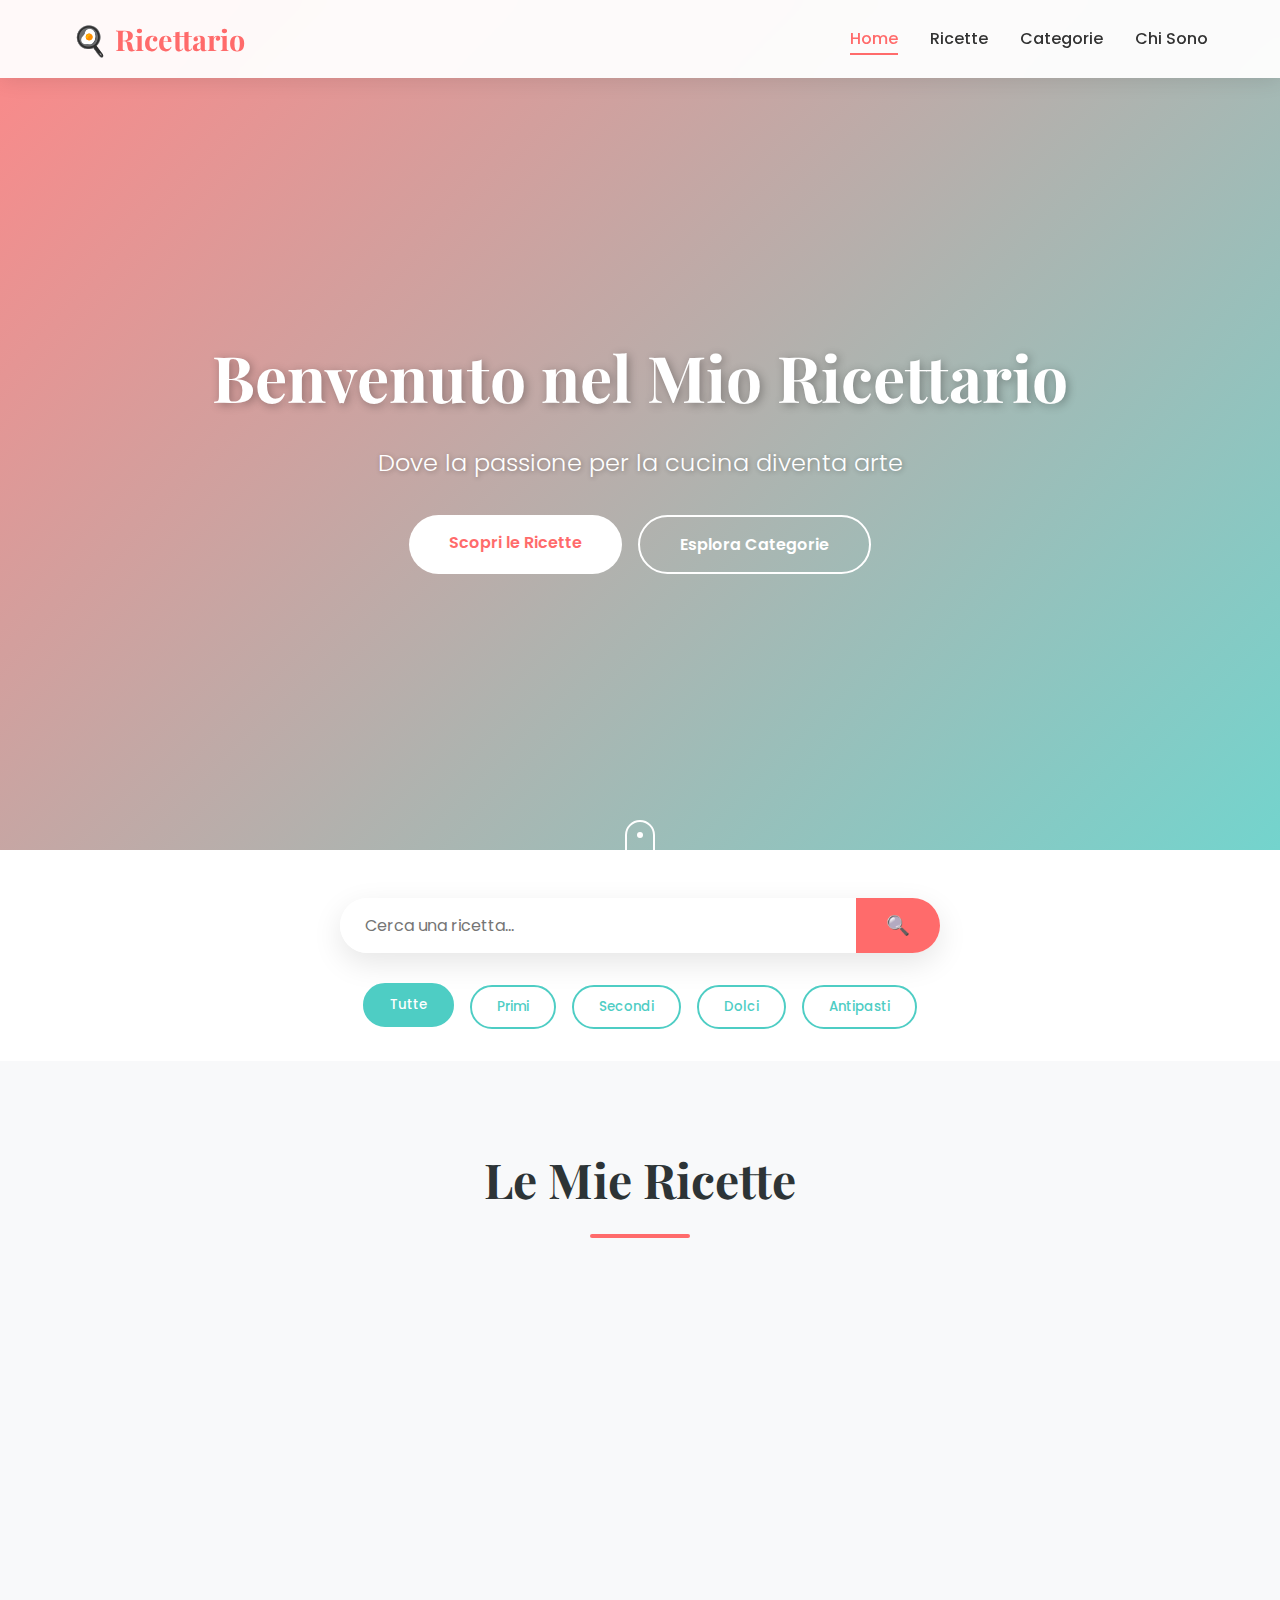
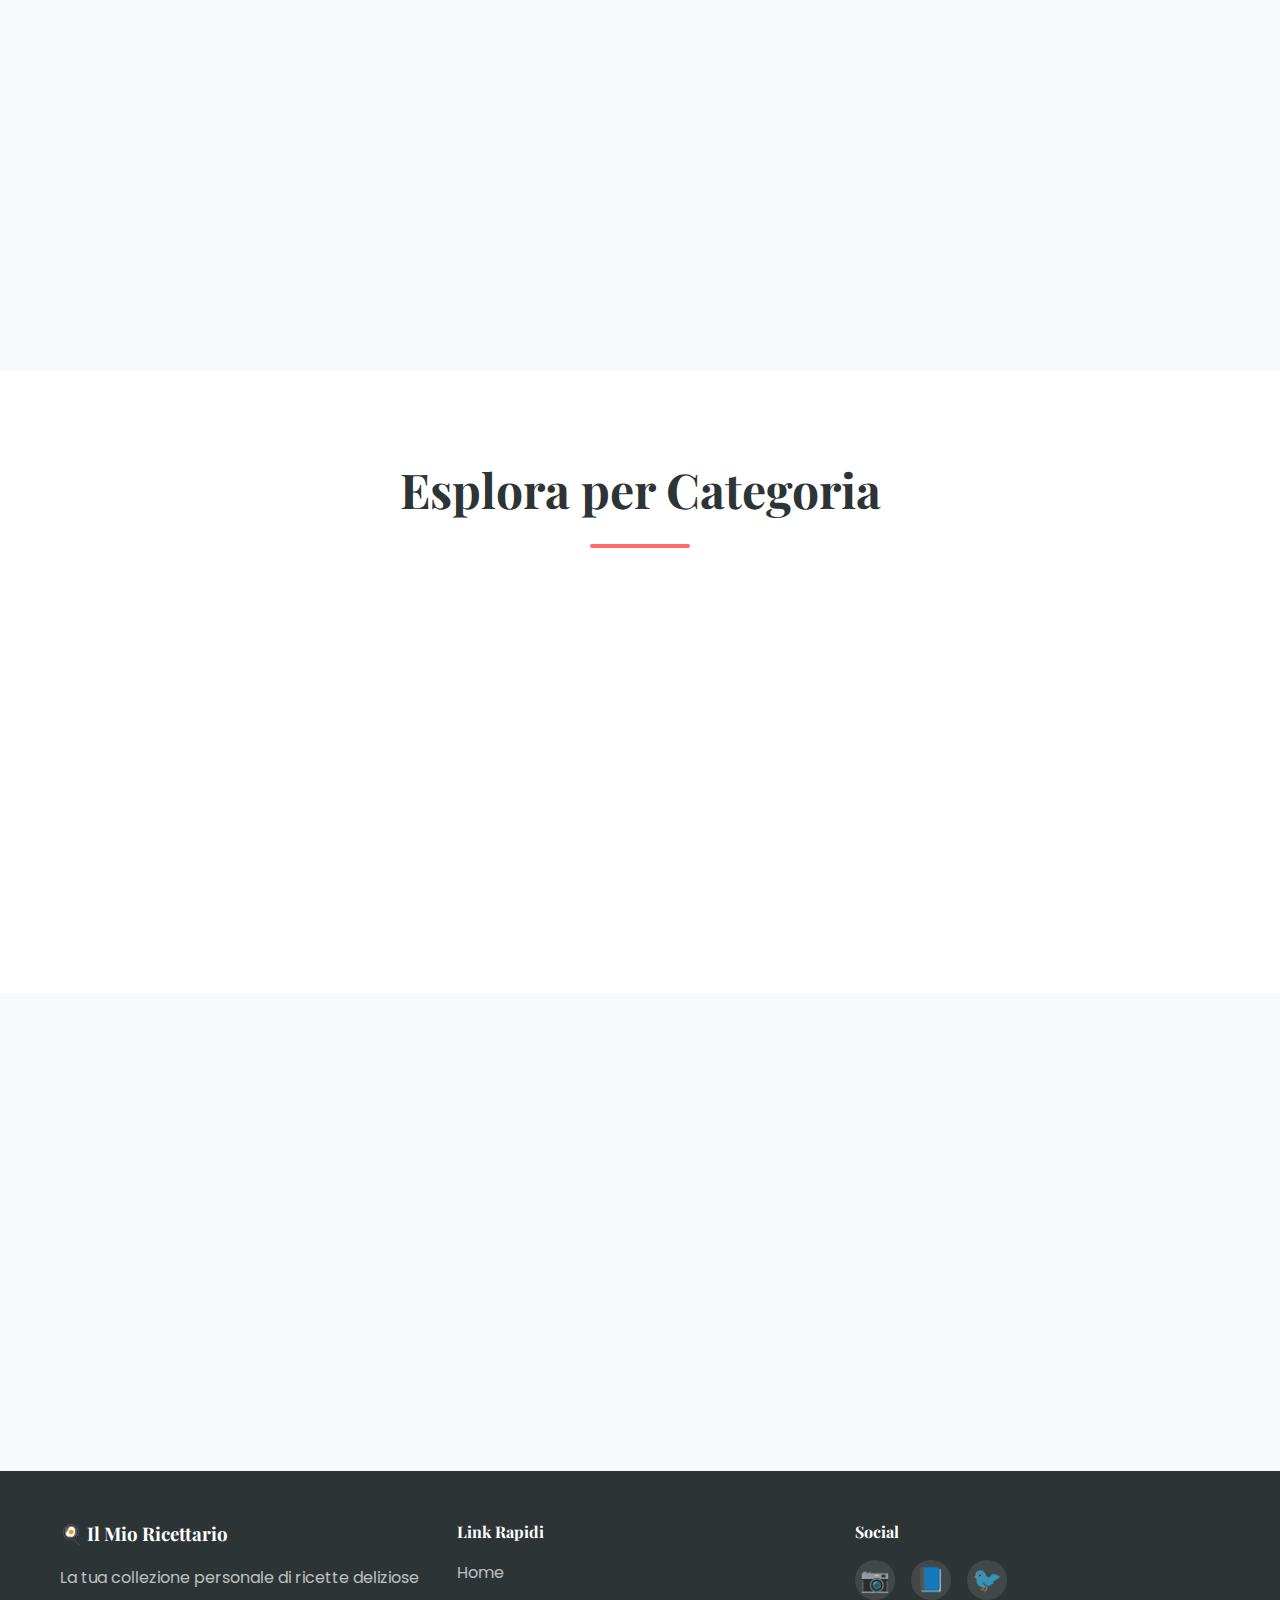
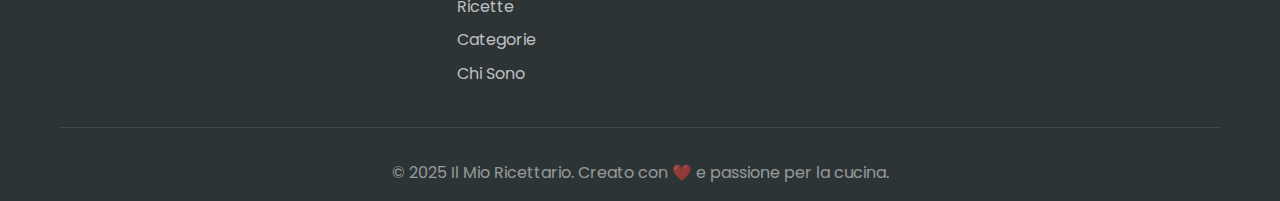
<file: index.html>
<!DOCTYPE html>
<html lang="it">
  <head>
    <meta charset="UTF-8" />
    <meta name="viewport" content="width=device-width, initial-scale=1.0" />
    <meta
      name="description"
      content="Il mio ricettario personale - Scopri ricette deliziose e facili da preparare"
    />
    <title>Il Mio Ricettario</title>
    <link rel="stylesheet" href="css/styles.css" />
    <link rel="preconnect" href="https://fonts.googleapis.com" />
    <link rel="preconnect" href="https://fonts.gstatic.com" crossorigin />
    <link
      href="https://fonts.googleapis.com/css2?family=Playfair+Display:wght@400;600;700&family=Poppins:wght@300;400;500;600&display=swap"
      rel="stylesheet"
    />
  </head>
  <body>
    <!-- Navigation -->
    <nav class="navbar">
      <div class="nav-container">
        <div class="logo">
          <h1>🍳 Ricettario</h1>
        </div>
        <ul class="nav-menu">
          <li><a href="#home" class="nav-link active">Home</a></li>
          <li><a href="#ricette" class="nav-link">Ricette</a></li>
          <li><a href="#categorie" class="nav-link">Categorie</a></li>
          <li><a href="#about" class="nav-link">Chi Sono</a></li>
        </ul>
        <div class="hamburger">
          <span></span>
          <span></span>
          <span></span>
        </div>
      </div>
    </nav>

    <!-- Hero Section -->
    <section id="home" class="hero">
      <div class="hero-overlay"></div>
      <div class="hero-content">
        <h2 class="hero-title">Benvenuto nel Mio Ricettario</h2>
        <p class="hero-subtitle">Dove la passione per la cucina diventa arte</p>
        <div class="hero-buttons">
          <a href="#ricette" class="btn btn-primary">Scopri le Ricette</a>
          <a href="#categorie" class="btn btn-secondary">Esplora Categorie</a>
        </div>
      </div>
      <div class="scroll-indicator">
        <span></span>
      </div>
    </section>

    <!-- Search & Filter -->
    <section class="search-section">
      <div class="container">
        <div class="search-bar">
          <input
            type="text"
            id="searchInput"
            placeholder="Cerca una ricetta..."
          />
          <button id="searchBtn">🔍</button>
        </div>
        <div class="filter-buttons">
          <button class="filter-btn active" data-category="all">Tutte</button>
          <button class="filter-btn" data-category="primi">Primi</button>
          <button class="filter-btn" data-category="secondi">Secondi</button>
          <button class="filter-btn" data-category="dolci">Dolci</button>
          <button class="filter-btn" data-category="antipasti">
            Antipasti
          </button>
        </div>
      </div>
    </section>

    <!-- Ricette Grid -->
    <section id="ricette" class="recipes-section">
      <div class="container">
        <h2 class="section-title">Le Mie Ricette</h2>
        <div class="recipes-grid">
          <!-- Recipe Card 1 - Pizza in Teglia -->
          <article class="recipe-card" data-category="primi">
            <div class="recipe-image">
              <img src="images/pizza-teglia.jpg" alt="Pizza in Teglia" />
              <div class="recipe-overlay">
                <span class="recipe-time">⏱️ 6h 30min</span>
                <span class="recipe-difficulty">👨‍🍳 Media</span>
              </div>
            </div>
            <div class="recipe-content">
              <h3 class="recipe-title">Pizza in Teglia Alta Idratazione</h3>
              <p class="recipe-description">
                Pizza soffice e croccante con lievitazione lenta, perfetta per
                casa
              </p>
              <div class="recipe-meta">
                <span class="recipe-info">⏰ Lievitazione: 6 ore totali</span>
                <span class="recipe-info">🌡️ Cottura: 240-250°C</span>
              </div>
              <div class="recipe-footer">
                <span class="recipe-category">Primi</span>
                <a href="pizza-teglia.html" class="recipe-btn">Vedi Ricetta</a>
              </div>
            </div>
          </article>

          <!-- Recipe Card 2 - Torta Margherita -->
          <article class="recipe-card" data-category="dolci">
            <div class="recipe-image">
              <img
                src="images/torta-margherita.jpg"
                alt="Torta Margherita Senza Uova"
              />
              <div class="recipe-overlay">
                <span class="recipe-time">⏱️ 50 min</span>
                <span class="recipe-difficulty">👨‍🍳 Facile</span>
              </div>
            </div>
            <div class="recipe-content">
              <h3 class="recipe-title">Torta Margherita Senza Uova</h3>
              <p class="recipe-description">
                Soffice e genuina, perfetta per colazione e merenda
              </p>
              <div class="recipe-meta">
                <span class="recipe-info">🍰 Senza uova</span>
                <span class="recipe-info">🌡️ Cottura: 180°C</span>
              </div>
              <div class="recipe-footer">
                <span class="recipe-category">Dolci</span>
                <a href="torta-margherita.html" class="recipe-btn"
                  >Vedi Ricetta</a
                >
              </div>
            </div>
          </article>

          <!-- Recipe Card 3 - Spezzatino Salsiccia -->
          <article class="recipe-card" data-category="secondi">
            <div class="recipe-image">
              <img
                src="images/spezzatino-salsiccia.jpg"
                alt="Spezzatino di Salsiccia, Bietole e Patate"
              />
              <div class="recipe-overlay">
                <span class="recipe-time">⏱️ 25 min</span>
                <span class="recipe-difficulty">👨‍🍳 Facile</span>
              </div>
            </div>
            <div class="recipe-content">
              <h3 class="recipe-title">
                Spezzatino Salsiccia, Bietole e Patate
              </h3>
              <p class="recipe-description">
                Con Pecorino Romano DOP e peperoncino, ricco di proteine
              </p>
              <div class="recipe-meta">
                <span class="recipe-info">🔥 549 kcal</span>
                <span class="recipe-info">💪 36.6g proteine</span>
              </div>
              <div class="recipe-footer">
                <span class="recipe-category">Secondi</span>
                <a href="spezzatino-salsiccia.html" class="recipe-btn"
                  >Vedi Ricetta</a
                >
              </div>
            </div>
          </article>
        </div>
      </div>
    </section>

    <!-- Categories Section -->
    <section id="categorie" class="categories-section">
      <div class="container">
        <h2 class="section-title">Esplora per Categoria</h2>
        <div class="categories-grid">
          <div class="category-card">
            <div class="category-icon">🍝</div>
            <h3>Primi Piatti</h3>
            <p>Pasta, risotti e zuppe</p>
          </div>
          <div class="category-card">
            <div class="category-icon">🥩</div>
            <h3>Secondi Piatti</h3>
            <p>Carne, pesce e vegetariani</p>
          </div>
          <div class="category-card">
            <div class="category-icon">🧁</div>
            <h3>Dolci</h3>
            <p>Torte, biscotti e dessert</p>
          </div>
          <div class="category-card">
            <div class="category-icon">🥗</div>
            <h3>Antipasti</h3>
            <p>Appetizer e stuzzichini</p>
          </div>
        </div>
      </div>
    </section>

    <!-- About Section -->
    <section id="about" class="about-section">
      <div class="container">
        <div class="about-content">
          <div class="about-text">
            <h2 class="section-title">La Mia Passione</h2>
            <p>
              Benvenuto nel mio ricettario personale! Qui condivido le mie
              ricette preferite, quelle della tradizione e le mie creazioni
              personali.
            </p>
            <p>
              Ogni piatto racconta una storia, ogni ingrediente ha la sua
              importanza. Cucinate con amore e passione!
            </p>
          </div>
          <div class="about-image">
            <div class="about-image-placeholder">👨‍🍳</div>
          </div>
        </div>
      </div>
    </section>

    <!-- Footer -->
    <footer class="footer">
      <div class="container">
        <div class="footer-content">
          <div class="footer-section">
            <h3>🍳 Il Mio Ricettario</h3>
            <p>La tua collezione personale di ricette deliziose</p>
          </div>
          <div class="footer-section">
            <h4>Link Rapidi</h4>
            <ul>
              <li><a href="#home">Home</a></li>
              <li><a href="#ricette">Ricette</a></li>
              <li><a href="#categorie">Categorie</a></li>
              <li><a href="#about">Chi Sono</a></li>
            </ul>
          </div>
          <div class="footer-section">
            <h4>Social</h4>
            <div class="social-links">
              <a href="#" class="social-link">📷</a>
              <a href="#" class="social-link">📘</a>
              <a href="#" class="social-link">🐦</a>
            </div>
          </div>
        </div>
        <div class="footer-bottom">
          <p>
            &copy; 2025 Il Mio Ricettario. Creato con ❤️ e passione per la
            cucina.
          </p>
        </div>
      </div>
    </footer>

    <script src="js/script.js"></script>
  </body>
</html>
</file>
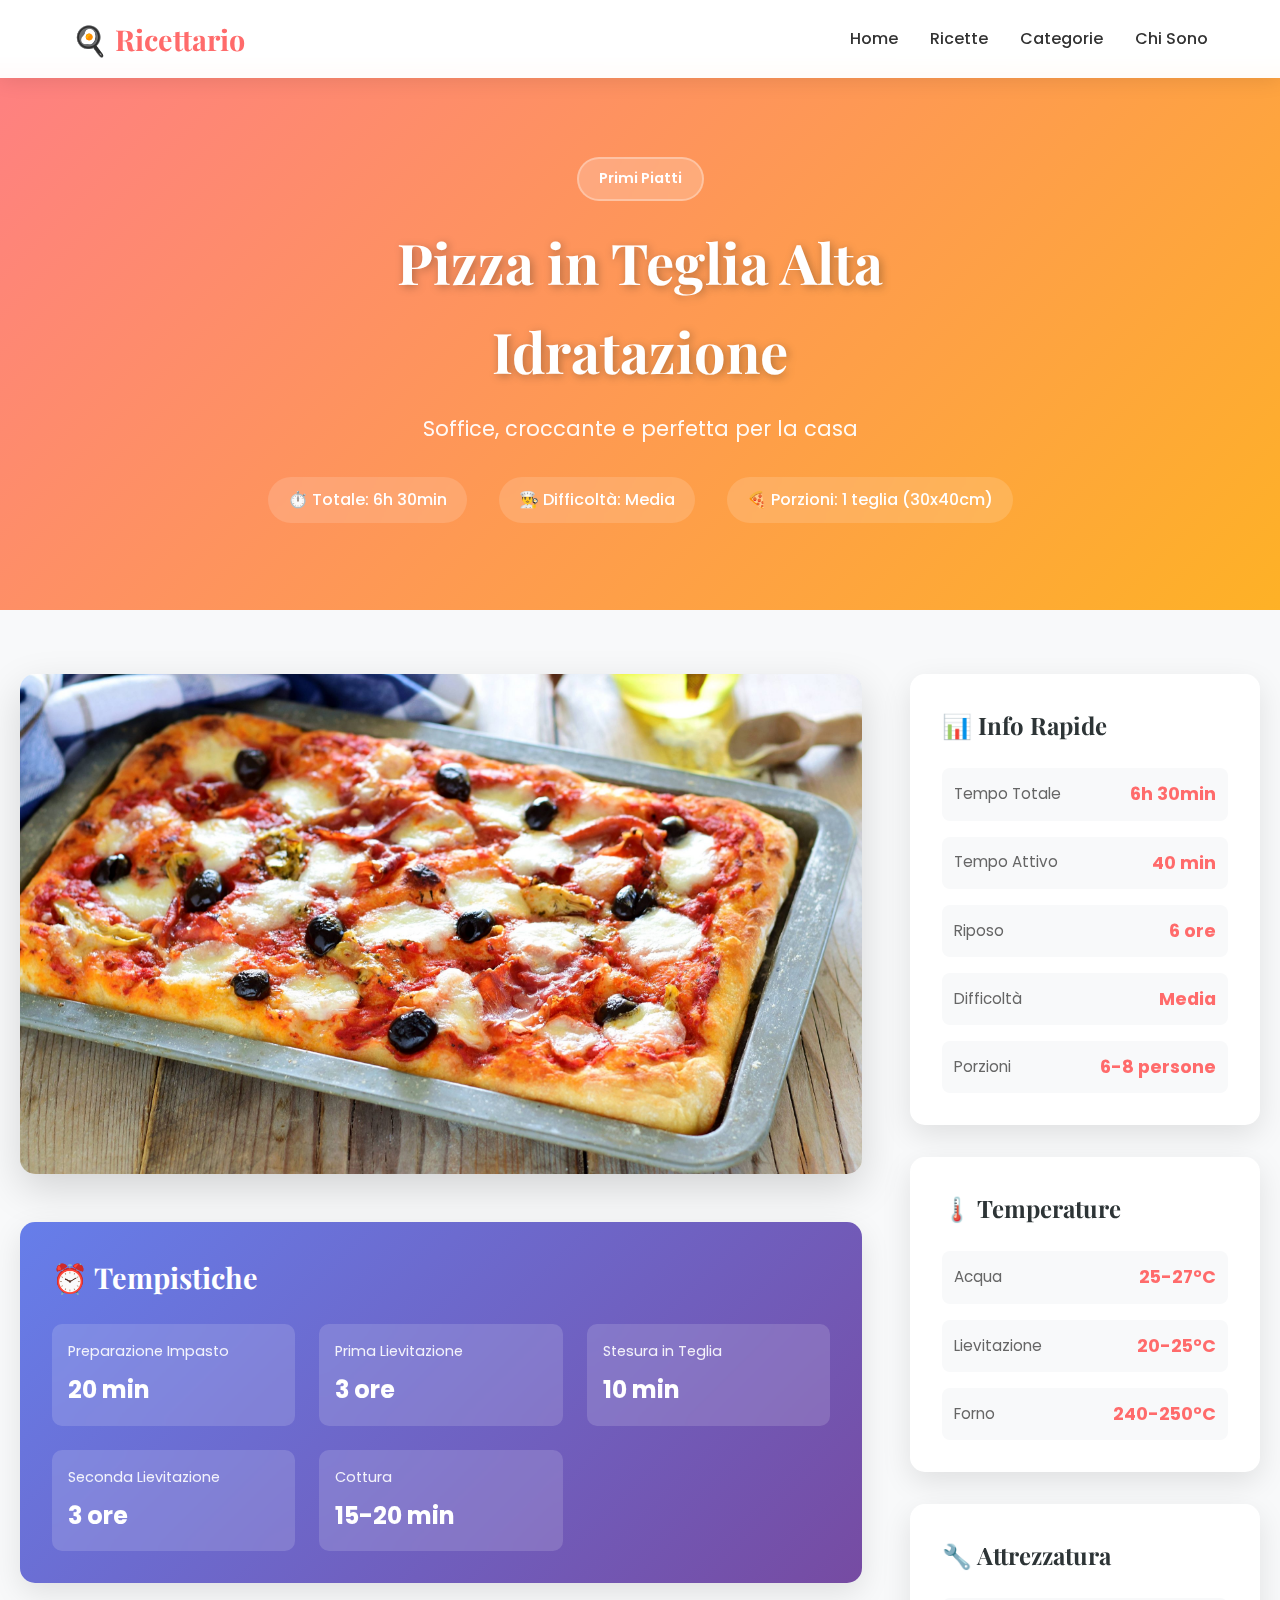
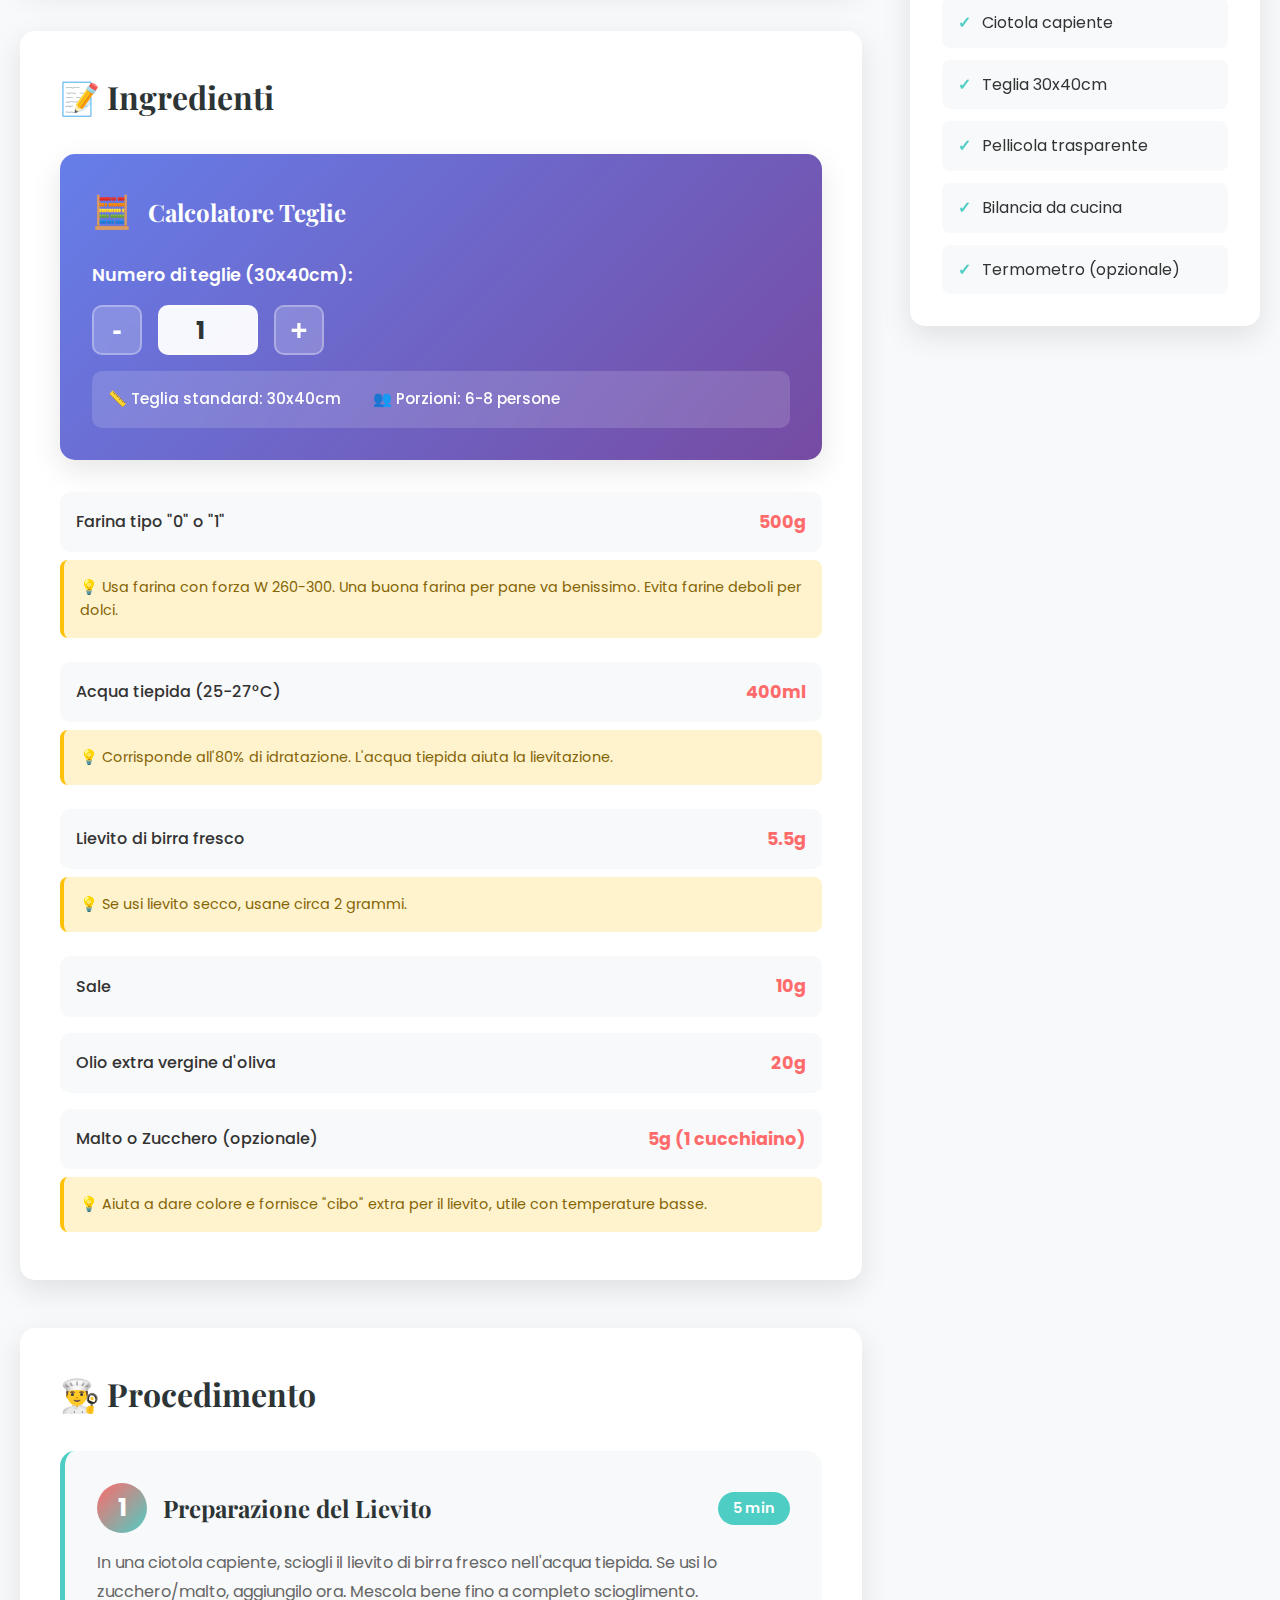
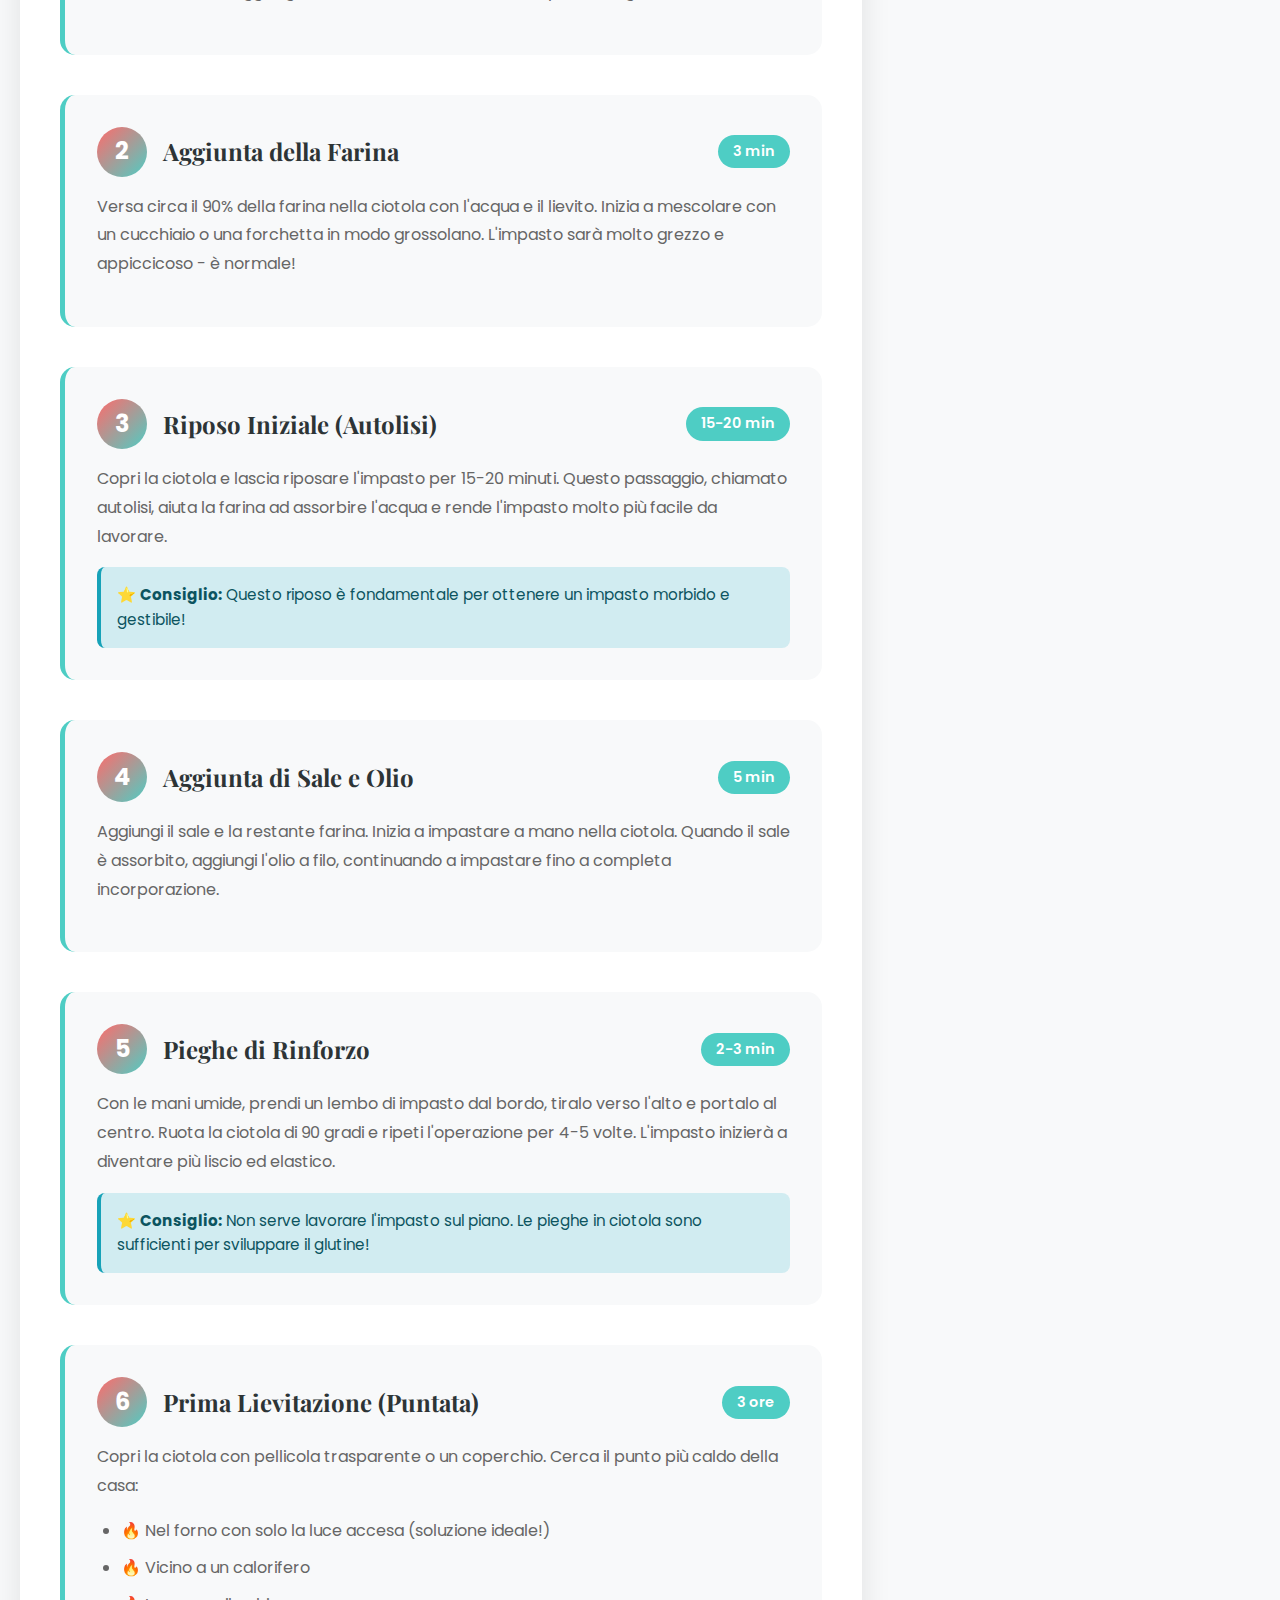
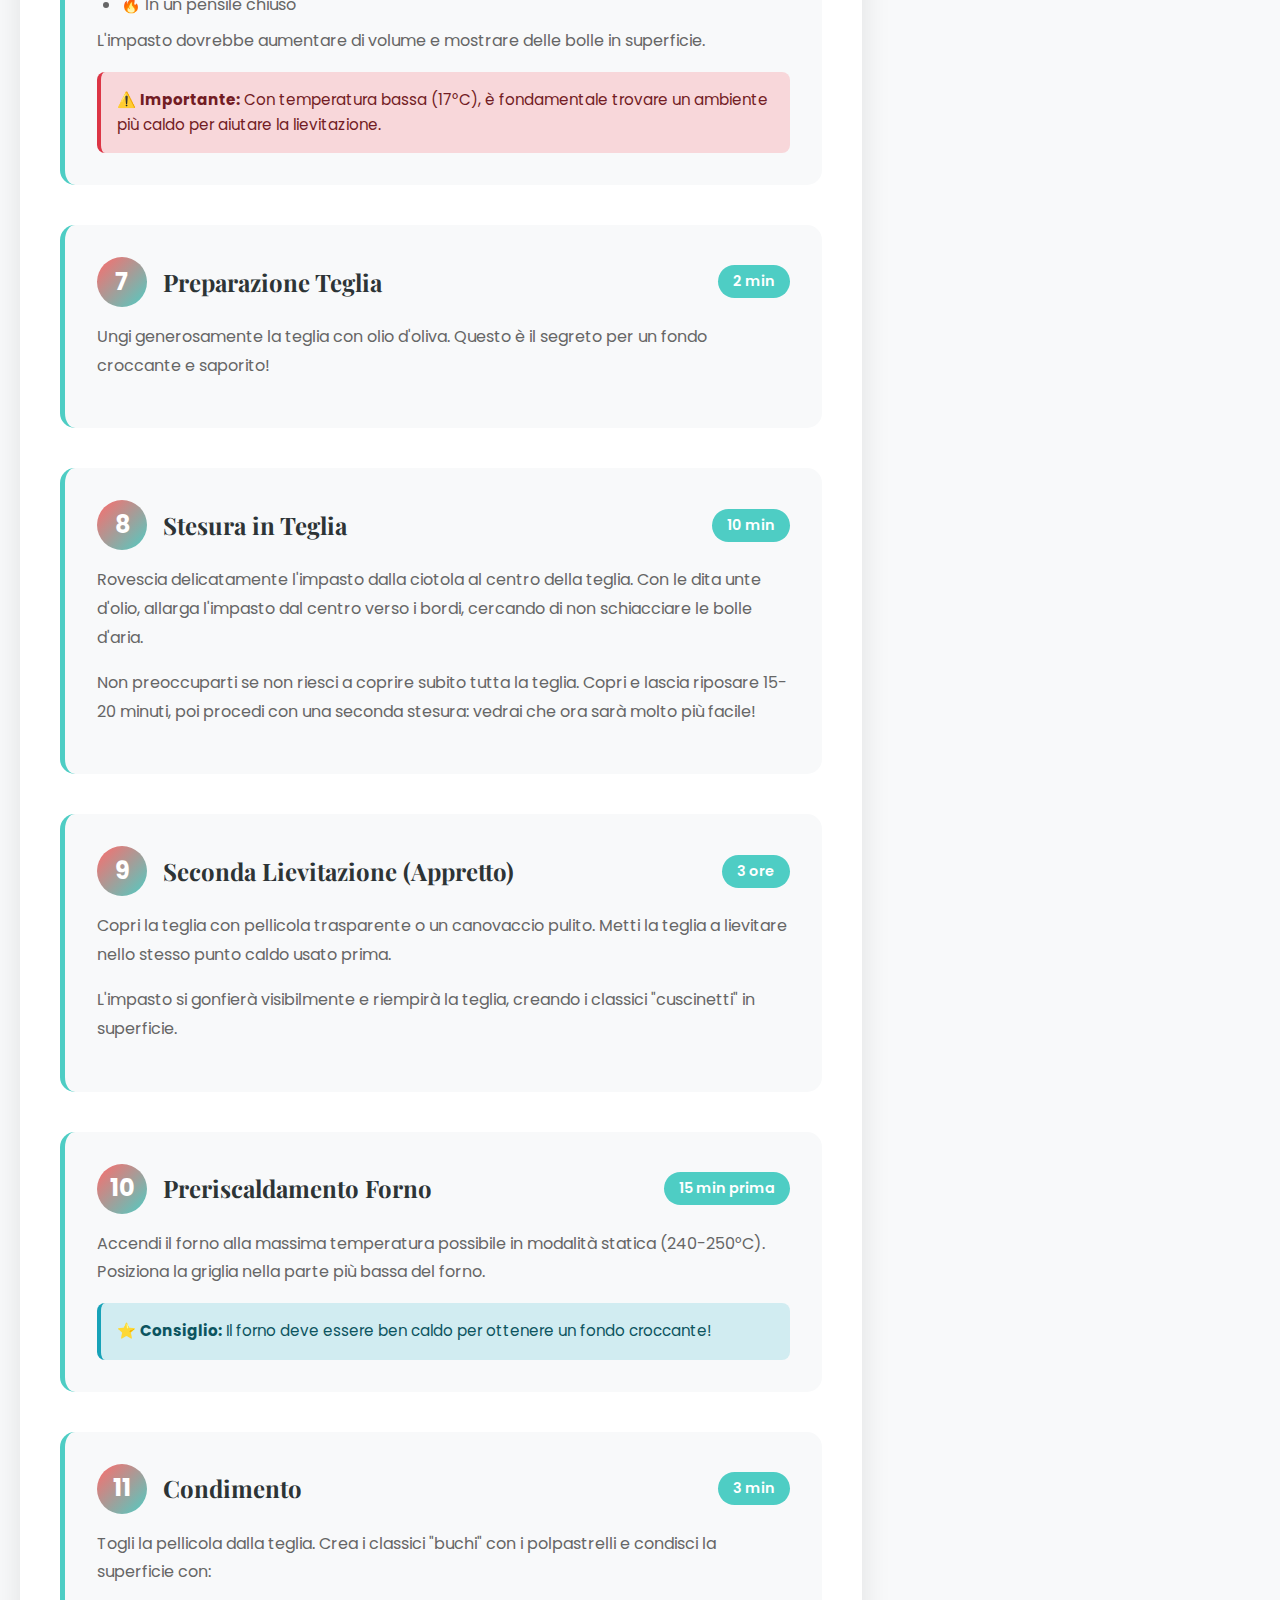
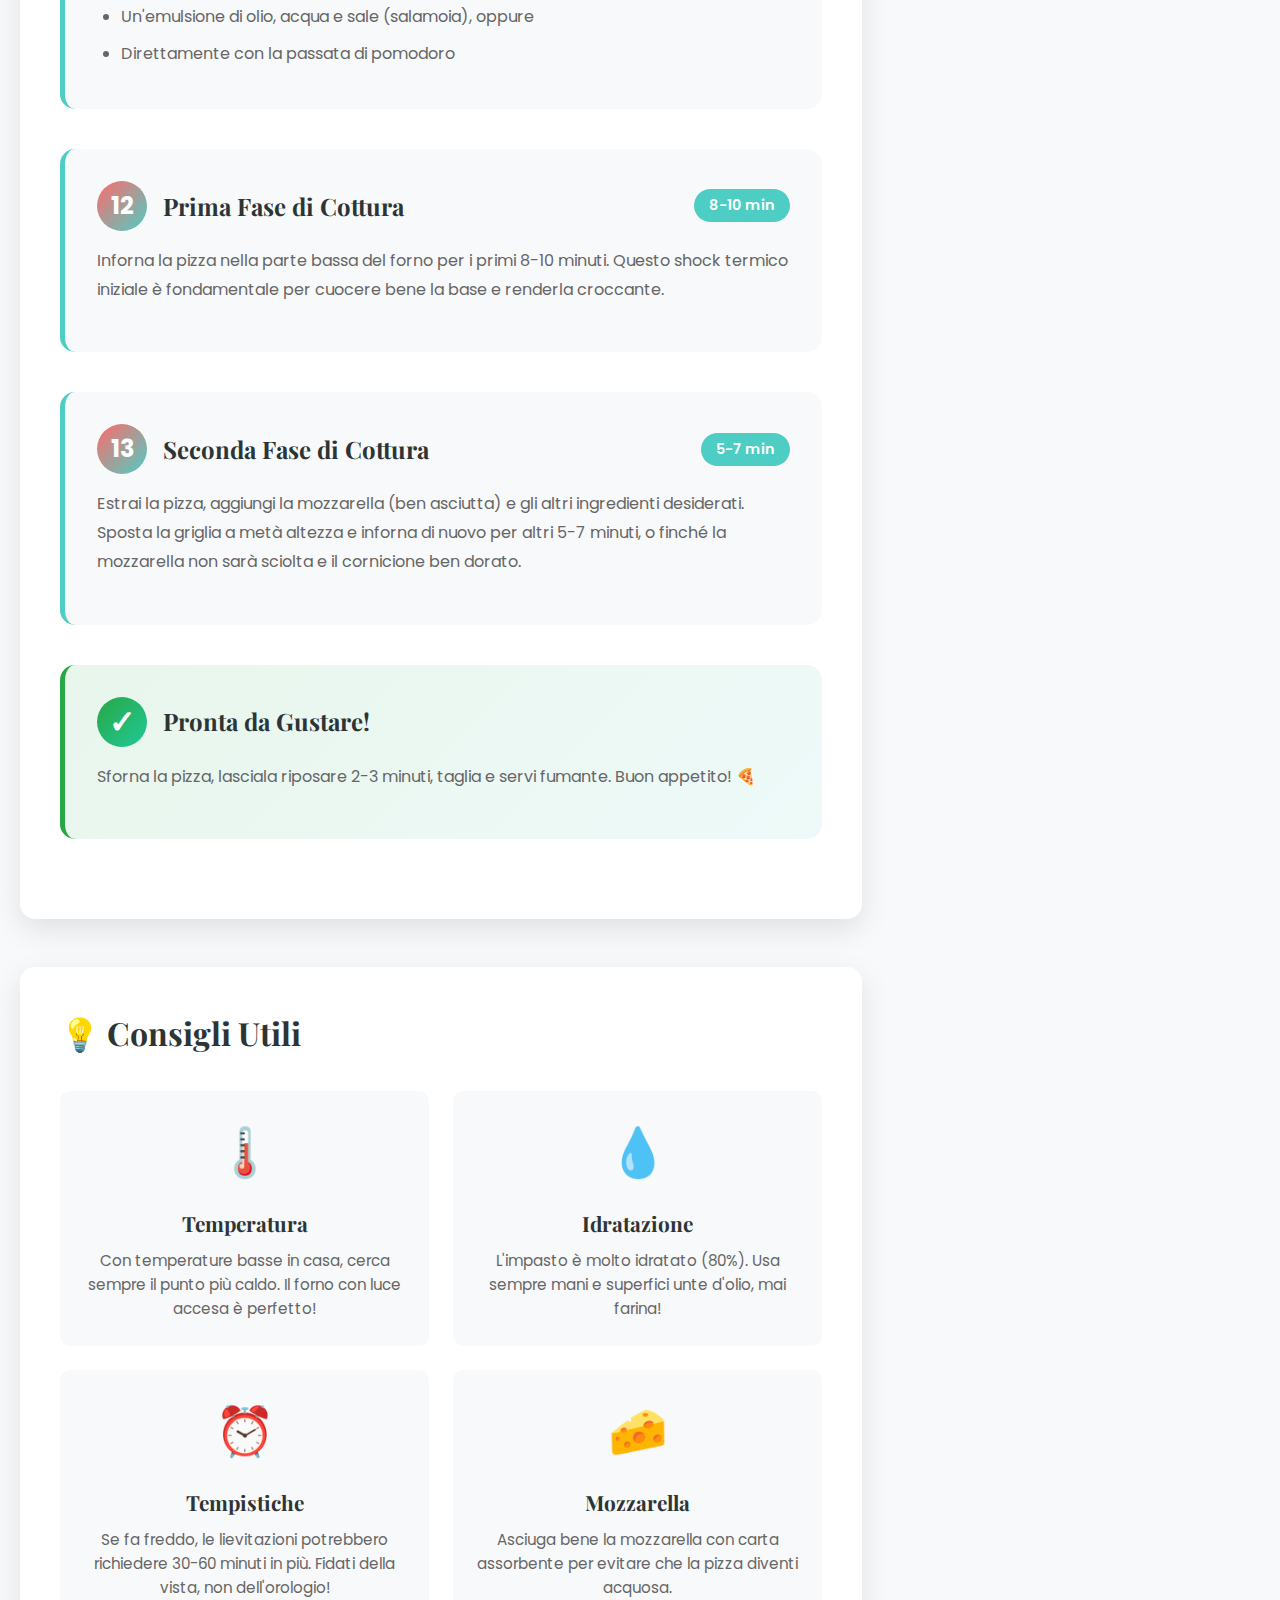
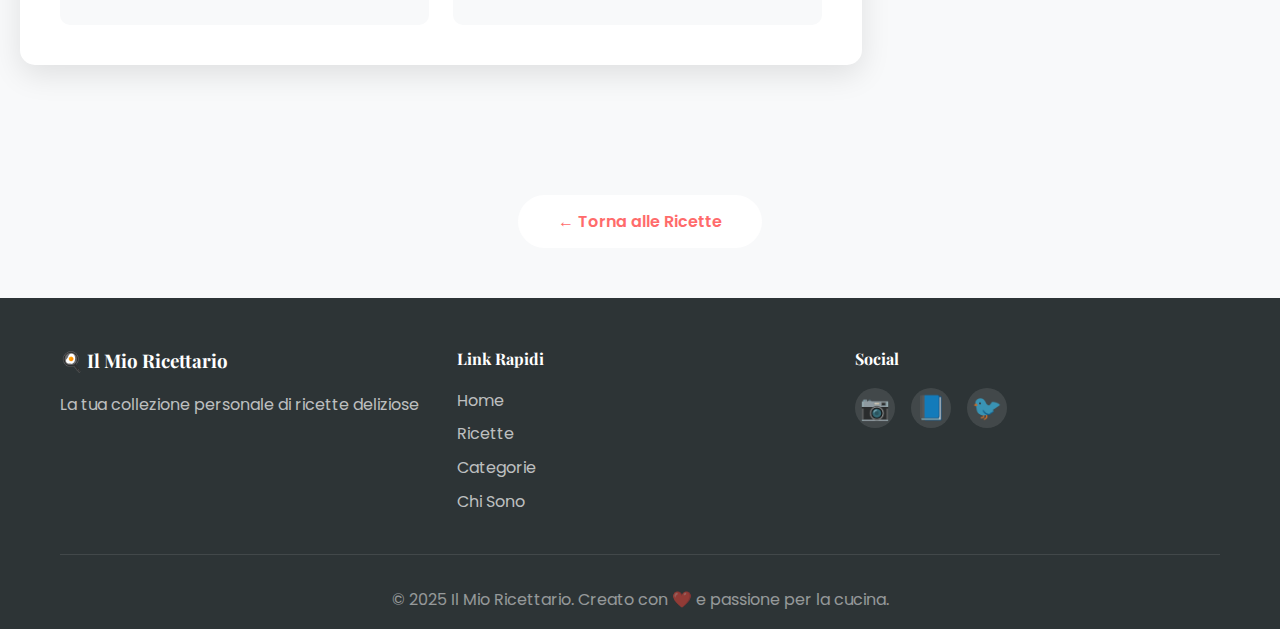
<file: pizza-teglia.html>
<!DOCTYPE html>
<html lang="it">
  <head>
    <meta charset="UTF-8" />
    <meta name="viewport" content="width=device-width, initial-scale=1.0" />
    <meta
      name="description"
      content="Pizza in Teglia Alta Idratazione - Ricetta completa"
    />
    <title>Pizza in Teglia | Il Mio Ricettario</title>
    <link rel="stylesheet" href="css/styles.css" />
    <link rel="stylesheet" href="css/recipe-detail.css" />
    <link rel="preconnect" href="https://fonts.googleapis.com" />
    <link rel="preconnect" href="https://fonts.gstatic.com" crossorigin />
    <link
      href="https://fonts.googleapis.com/css2?family=Playfair+Display:wght@400;600;700&family=Poppins:wght@300;400;500;600&display=swap"
      rel="stylesheet"
    />
  </head>
  <body>
    <!-- Navigation -->
    <nav class="navbar">
      <div class="nav-container">
        <div class="logo">
          <h1>🍳 Ricettario</h1>
        </div>
        <ul class="nav-menu">
          <li><a href="index.html" class="nav-link">Home</a></li>
          <li><a href="index.html#ricette" class="nav-link">Ricette</a></li>
          <li><a href="index.html#categorie" class="nav-link">Categorie</a></li>
          <li><a href="index.html#about" class="nav-link">Chi Sono</a></li>
        </ul>
        <div class="hamburger">
          <span></span>
          <span></span>
          <span></span>
        </div>
      </div>
    </nav>

    <!-- Recipe Hero -->
    <section class="recipe-hero">
      <div class="recipe-hero-overlay"></div>
      <div class="recipe-hero-content">
        <span class="recipe-badge">Primi Piatti</span>
        <h1 class="recipe-hero-title">Pizza in Teglia Alta Idratazione</h1>
        <p class="recipe-hero-subtitle">
          Soffice, croccante e perfetta per la casa
        </p>
        <div class="recipe-hero-meta">
          <span>⏱️ Totale: 6h 30min</span>
          <span>👨‍🍳 Difficoltà: Media</span>
          <span>🍕 Porzioni: 1 teglia (30x40cm)</span>
        </div>
      </div>
    </section>

    <!-- Recipe Content -->
    <div class="recipe-container">
      <div class="recipe-main">
        <!-- Image -->
        <div class="recipe-image-main">
          <img src="images/pizza-teglia.jpg" alt="Pizza in Teglia" />
        </div>

        <!-- Timing Info -->
        <div class="timing-card">
          <h3>⏰ Tempistiche</h3>
          <div class="timing-grid">
            <div class="timing-item">
              <span class="timing-label">Preparazione Impasto</span>
              <span class="timing-value">20 min</span>
            </div>
            <div class="timing-item">
              <span class="timing-label">Prima Lievitazione</span>
              <span class="timing-value">3 ore</span>
            </div>
            <div class="timing-item">
              <span class="timing-label">Stesura in Teglia</span>
              <span class="timing-value">10 min</span>
            </div>
            <div class="timing-item">
              <span class="timing-label">Seconda Lievitazione</span>
              <span class="timing-value">3 ore</span>
            </div>
            <div class="timing-item">
              <span class="timing-label">Cottura</span>
              <span class="timing-value">15-20 min</span>
            </div>
          </div>
        </div>

        <!-- Ingredients -->
        <div class="ingredients-section">
          <h2>📝 Ingredienti</h2>
          
          <!-- Ingredient Calculator -->
          <div class="ingredient-calculator">
            <div class="calculator-header">
              <span class="calculator-icon">🧮</span>
              <h3>Calcolatore Teglie</h3>
            </div>
            <div class="calculator-controls">
              <label for="teglieCount">Numero di teglie (30x40cm):</label>
              <div class="counter-controls">
                <button id="decreaseBtn" class="counter-btn">-</button>
                <input type="number" id="teglieCount" value="1" min="1" max="10" />
                <button id="increaseBtn" class="counter-btn">+</button>
              </div>
              <div class="calculator-info">
                <span>📏 Teglia standard: 30x40cm</span>
                <span id="portionsInfo">👥 Porzioni: 6-8 persone</span>
              </div>
            </div>
          </div>

          <div class="ingredients-list">
            <div class="ingredient-item">
              <span class="ingredient-name">Farina tipo "0" o "1"</span>
              <span class="ingredient-amount" data-base="500">500g</span>
            </div>
            <div class="ingredient-note">
              💡 Usa farina con forza W 260-300. Una buona farina per pane va
              benissimo. Evita farine deboli per dolci.
            </div>

            <div class="ingredient-item">
              <span class="ingredient-name">Acqua tiepida (25-27°C)</span>
              <span class="ingredient-amount" data-base="400">400ml</span>
            </div>
            <div class="ingredient-note">
              💡 Corrisponde all'80% di idratazione. L'acqua tiepida aiuta la
              lievitazione.
            </div>

            <div class="ingredient-item">
              <span class="ingredient-name">Lievito di birra fresco</span>
              <span class="ingredient-amount" data-base="5.5">5.5g</span>
            </div>
            <div class="ingredient-note">
              💡 Se usi lievito secco, usane circa 2 grammi.
            </div>

            <div class="ingredient-item">
              <span class="ingredient-name">Sale</span>
              <span class="ingredient-amount" data-base="10">10g</span>
            </div>

            <div class="ingredient-item">
              <span class="ingredient-name">Olio extra vergine d'oliva</span>
              <span class="ingredient-amount" data-base="20">20g</span>
            </div>

            <div class="ingredient-item">
              <span class="ingredient-name">Malto o Zucchero (opzionale)</span>
              <span class="ingredient-amount" data-base="5">5g (1 cucchiaino)</span>
            </div>
            <div class="ingredient-note">
              💡 Aiuta a dare colore e fornisce "cibo" extra per il lievito,
              utile con temperature basse.
            </div>
          </div>
        </div>

        <!-- Instructions -->
        <div class="instructions-section">
          <h2>👨‍🍳 Procedimento</h2>

          <!-- Step 1 -->
          <div class="instruction-step">
            <div class="step-header">
              <span class="step-number">1</span>
              <h3>Preparazione del Lievito</h3>
              <span class="step-time">5 min</span>
            </div>
            <p>
              In una ciotola capiente, sciogli il lievito di birra fresco
              nell'acqua tiepida. Se usi lo zucchero/malto, aggiungilo ora.
              Mescola bene fino a completo scioglimento.
            </p>
          </div>

          <!-- Step 2 -->
          <div class="instruction-step">
            <div class="step-header">
              <span class="step-number">2</span>
              <h3>Aggiunta della Farina</h3>
              <span class="step-time">3 min</span>
            </div>
            <p>
              Versa circa il 90% della farina nella ciotola con l'acqua e il
              lievito. Inizia a mescolare con un cucchiaio o una forchetta in
              modo grossolano. L'impasto sarà molto grezzo e appiccicoso - è
              normale!
            </p>
          </div>

          <!-- Step 3 -->
          <div class="instruction-step">
            <div class="step-header">
              <span class="step-number">3</span>
              <h3>Riposo Iniziale (Autolisi)</h3>
              <span class="step-time">15-20 min</span>
            </div>
            <p>
              Copri la ciotola e lascia riposare l'impasto per 15-20 minuti.
              Questo passaggio, chiamato autolisi, aiuta la farina ad assorbire
              l'acqua e rende l'impasto molto più facile da lavorare.
            </p>
            <div class="step-tip">
              ⭐ <strong>Consiglio:</strong> Questo riposo è fondamentale per
              ottenere un impasto morbido e gestibile!
            </div>
          </div>

          <!-- Step 4 -->
          <div class="instruction-step">
            <div class="step-header">
              <span class="step-number">4</span>
              <h3>Aggiunta di Sale e Olio</h3>
              <span class="step-time">5 min</span>
            </div>
            <p>
              Aggiungi il sale e la restante farina. Inizia a impastare a mano
              nella ciotola. Quando il sale è assorbito, aggiungi l'olio a filo,
              continuando a impastare fino a completa incorporazione.
            </p>
          </div>

          <!-- Step 5 -->
          <div class="instruction-step">
            <div class="step-header">
              <span class="step-number">5</span>
              <h3>Pieghe di Rinforzo</h3>
              <span class="step-time">2-3 min</span>
            </div>
            <p>
              Con le mani umide, prendi un lembo di impasto dal bordo, tiralo
              verso l'alto e portalo al centro. Ruota la ciotola di 90 gradi e
              ripeti l'operazione per 4-5 volte. L'impasto inizierà a diventare
              più liscio ed elastico.
            </p>
            <div class="step-tip">
              ⭐ <strong>Consiglio:</strong> Non serve lavorare l'impasto sul
              piano. Le pieghe in ciotola sono sufficienti per sviluppare il
              glutine!
            </div>
          </div>

          <!-- Step 6 -->
          <div class="instruction-step">
            <div class="step-header">
              <span class="step-number">6</span>
              <h3>Prima Lievitazione (Puntata)</h3>
              <span class="step-time">3 ore</span>
            </div>
            <p>
              Copri la ciotola con pellicola trasparente o un coperchio. Cerca
              il punto più caldo della casa:
            </p>
            <ul>
              <li>🔥 Nel forno con solo la luce accesa (soluzione ideale!)</li>
              <li>🔥 Vicino a un calorifero</li>
              <li>🔥 In un pensile chiuso</li>
            </ul>
            <p>
              L'impasto dovrebbe aumentare di volume e mostrare delle bolle in
              superficie.
            </p>
            <div class="step-warning">
              ⚠️ <strong>Importante:</strong> Con temperatura bassa (17°C), è
              fondamentale trovare un ambiente più caldo per aiutare la
              lievitazione.
            </div>
          </div>

          <!-- Step 7 -->
          <div class="instruction-step">
            <div class="step-header">
              <span class="step-number">7</span>
              <h3>Preparazione Teglia</h3>
              <span class="step-time">2 min</span>
            </div>
            <p>
              Ungi generosamente la teglia con olio d'oliva. Questo è il segreto
              per un fondo croccante e saporito!
            </p>
          </div>

          <!-- Step 8 -->
          <div class="instruction-step">
            <div class="step-header">
              <span class="step-number">8</span>
              <h3>Stesura in Teglia</h3>
              <span class="step-time">10 min</span>
            </div>
            <p>
              Rovescia delicatamente l'impasto dalla ciotola al centro della
              teglia. Con le dita unte d'olio, allarga l'impasto dal centro
              verso i bordi, cercando di non schiacciare le bolle d'aria.
            </p>
            <p>
              Non preoccuparti se non riesci a coprire subito tutta la teglia.
              Copri e lascia riposare 15-20 minuti, poi procedi con una seconda
              stesura: vedrai che ora sarà molto più facile!
            </p>
          </div>

          <!-- Step 9 -->
          <div class="instruction-step">
            <div class="step-header">
              <span class="step-number">9</span>
              <h3>Seconda Lievitazione (Appretto)</h3>
              <span class="step-time">3 ore</span>
            </div>
            <p>
              Copri la teglia con pellicola trasparente o un canovaccio pulito.
              Metti la teglia a lievitare nello stesso punto caldo usato prima.
            </p>
            <p>
              L'impasto si gonfierà visibilmente e riempirà la teglia, creando i
              classici "cuscinetti" in superficie.
            </p>
          </div>

          <!-- Step 10 -->
          <div class="instruction-step">
            <div class="step-header">
              <span class="step-number">10</span>
              <h3>Preriscaldamento Forno</h3>
              <span class="step-time">15 min prima</span>
            </div>
            <p>
              Accendi il forno alla massima temperatura possibile in modalità
              statica (240-250°C). Posiziona la griglia nella parte più bassa
              del forno.
            </p>
            <div class="step-tip">
              ⭐ <strong>Consiglio:</strong> Il forno deve essere ben caldo per
              ottenere un fondo croccante!
            </div>
          </div>

          <!-- Step 11 -->
          <div class="instruction-step">
            <div class="step-header">
              <span class="step-number">11</span>
              <h3>Condimento</h3>
              <span class="step-time">3 min</span>
            </div>
            <p>
              Togli la pellicola dalla teglia. Crea i classici "buchi" con i
              polpastrelli e condisci la superficie con:
            </p>
            <ul>
              <li>Un'emulsione di olio, acqua e sale (salamoia), oppure</li>
              <li>Direttamente con la passata di pomodoro</li>
            </ul>
          </div>

          <!-- Step 12 -->
          <div class="instruction-step">
            <div class="step-header">
              <span class="step-number">12</span>
              <h3>Prima Fase di Cottura</h3>
              <span class="step-time">8-10 min</span>
            </div>
            <p>
              Inforna la pizza nella parte bassa del forno per i primi 8-10
              minuti. Questo shock termico iniziale è fondamentale per cuocere
              bene la base e renderla croccante.
            </p>
          </div>

          <!-- Step 13 -->
          <div class="instruction-step">
            <div class="step-header">
              <span class="step-number">13</span>
              <h3>Seconda Fase di Cottura</h3>
              <span class="step-time">5-7 min</span>
            </div>
            <p>
              Estrai la pizza, aggiungi la mozzarella (ben asciutta) e gli altri
              ingredienti desiderati. Sposta la griglia a metà altezza e inforna
              di nuovo per altri 5-7 minuti, o finché la mozzarella non sarà
              sciolta e il cornicione ben dorato.
            </p>
          </div>

          <!-- Final Step -->
          <div class="instruction-step final-step">
            <div class="step-header">
              <span class="step-number">✓</span>
              <h3>Pronta da Gustare!</h3>
            </div>
            <p>
              Sforna la pizza, lasciala riposare 2-3 minuti, taglia e servi
              fumante. Buon appetito! 🍕
            </p>
          </div>
        </div>

        <!-- Tips Section -->
        <div class="tips-section">
          <h2>💡 Consigli Utili</h2>
          <div class="tips-grid">
            <div class="tip-card">
              <div class="tip-icon">🌡️</div>
              <h4>Temperatura</h4>
              <p>
                Con temperature basse in casa, cerca sempre il punto più caldo.
                Il forno con luce accesa è perfetto!
              </p>
            </div>
            <div class="tip-card">
              <div class="tip-icon">💧</div>
              <h4>Idratazione</h4>
              <p>
                L'impasto è molto idratato (80%). Usa sempre mani e superfici
                unte d'olio, mai farina!
              </p>
            </div>
            <div class="tip-card">
              <div class="tip-icon">⏰</div>
              <h4>Tempistiche</h4>
              <p>
                Se fa freddo, le lievitazioni potrebbero richiedere 30-60 minuti
                in più. Fidati della vista, non dell'orologio!
              </p>
            </div>
            <div class="tip-card">
              <div class="tip-icon">🧀</div>
              <h4>Mozzarella</h4>
              <p>
                Asciuga bene la mozzarella con carta assorbente per evitare che
                la pizza diventi acquosa.
              </p>
            </div>
          </div>
        </div>
      </div>

      <!-- Sidebar -->
      <aside class="recipe-sidebar">
        <!-- Quick Info -->
        <div class="sidebar-card">
          <h3>📊 Info Rapide</h3>
          <div class="quick-info">
            <div class="info-item">
              <span class="info-label">Tempo Totale</span>
              <span class="info-value">6h 30min</span>
            </div>
            <div class="info-item">
              <span class="info-label">Tempo Attivo</span>
              <span class="info-value">40 min</span>
            </div>
            <div class="info-item">
              <span class="info-label">Riposo</span>
              <span class="info-value">6 ore</span>
            </div>
            <div class="info-item">
              <span class="info-label">Difficoltà</span>
              <span class="info-value">Media</span>
            </div>
            <div class="info-item">
              <span class="info-label">Porzioni</span>
              <span class="info-value">6-8 persone</span>
            </div>
          </div>
        </div>

        <!-- Temperature Info -->
        <div class="sidebar-card">
          <h3>🌡️ Temperature</h3>
          <div class="temp-info">
            <div class="temp-item">
              <span>Acqua</span>
              <strong>25-27°C</strong>
            </div>
            <div class="temp-item">
              <span>Lievitazione</span>
              <strong>20-25°C</strong>
            </div>
            <div class="temp-item">
              <span>Forno</span>
              <strong>240-250°C</strong>
            </div>
          </div>
        </div>

        <!-- Equipment -->
        <div class="sidebar-card">
          <h3>🔧 Attrezzatura</h3>
          <ul class="equipment-list">
            <li>Ciotola capiente</li>
            <li>Teglia 30x40cm</li>
            <li>Pellicola trasparente</li>
            <li>Bilancia da cucina</li>
            <li>Termometro (opzionale)</li>
          </ul>
        </div>
      </aside>
    </div>

    <!-- Back to recipes -->
    <div class="back-to-recipes">
      <a href="index.html#ricette" class="btn btn-primary"
        >← Torna alle Ricette</a
      >
    </div>

    <!-- Footer -->
    <footer class="footer">
      <div class="container">
        <div class="footer-content">
          <div class="footer-section">
            <h3>🍳 Il Mio Ricettario</h3>
            <p>La tua collezione personale di ricette deliziose</p>
          </div>
          <div class="footer-section">
            <h4>Link Rapidi</h4>
            <ul>
              <li><a href="index.html">Home</a></li>
              <li><a href="index.html#ricette">Ricette</a></li>
              <li><a href="index.html#categorie">Categorie</a></li>
              <li><a href="index.html#about">Chi Sono</a></li>
            </ul>
          </div>
          <div class="footer-section">
            <h4>Social</h4>
            <div class="social-links">
              <a href="#" class="social-link">📷</a>
              <a href="#" class="social-link">📘</a>
              <a href="#" class="social-link">🐦</a>
            </div>
          </div>
        </div>
        <div class="footer-bottom">
          <p>
            &copy; 2025 Il Mio Ricettario. Creato con ❤️ e passione per la
            cucina.
          </p>
        </div>
      </div>
    </footer>

    <script src="js/script.js"></script>
    <script>
      // ==================== INGREDIENT CALCULATOR ====================
      const teglieInput = document.getElementById('teglieCount');
      const decreaseBtn = document.getElementById('decreaseBtn');
      const increaseBtn = document.getElementById('increaseBtn');
      const portionsInfo = document.getElementById('portionsInfo');
      const ingredientAmounts = document.querySelectorAll('.ingredient-amount[data-base]');

      // Base values for 1 teglia
      const basePortions = { min: 6, max: 8 };

      function updateIngredients() {
        const multiplier = parseInt(teglieInput.value) || 1;
        
        // Update each ingredient
        ingredientAmounts.forEach(element => {
          const baseValue = parseFloat(element.getAttribute('data-base'));
          const newValue = baseValue * multiplier;
          
          // Format the value based on ingredient type
          let formattedValue;
          if (element.textContent.includes('ml')) {
            formattedValue = `${Math.round(newValue)}ml`;
          } else if (element.textContent.includes('cucchiaino')) {
            const spoons = Math.round(newValue / 5);
            formattedValue = `${Math.round(newValue)}g (${spoons} ${spoons === 1 ? 'cucchiaino' : 'cucchiaini'})`;
          } else if (element.textContent.includes('g')) {
            // Round to 1 decimal for small amounts, whole number for large
            formattedValue = newValue < 20 
              ? `${Math.round(newValue * 10) / 10}g` 
              : `${Math.round(newValue)}g`;
          } else {
            formattedValue = `${Math.round(newValue)}`;
          }
          
          // Add animation
          element.classList.add('updating');
          setTimeout(() => {
            element.textContent = formattedValue;
            element.classList.remove('updating');
          }, 150);
        });

        // Update portions info
        const minPortions = basePortions.min * multiplier;
        const maxPortions = basePortions.max * multiplier;
        portionsInfo.textContent = `👥 Porzioni: ${minPortions}-${maxPortions} persone`;
      }

      // Event listeners
      decreaseBtn.addEventListener('click', () => {
        const currentValue = parseInt(teglieInput.value) || 1;
        if (currentValue > 1) {
          teglieInput.value = currentValue - 1;
          updateIngredients();
        }
      });

      increaseBtn.addEventListener('click', () => {
        const currentValue = parseInt(teglieInput.value) || 1;
        if (currentValue < 10) {
          teglieInput.value = currentValue + 1;
          updateIngredients();
        }
      });

      teglieInput.addEventListener('input', () => {
        let value = parseInt(teglieInput.value) || 1;
        if (value < 1) value = 1;
        if (value > 10) value = 10;
        teglieInput.value = value;
        updateIngredients();
      });

      teglieInput.addEventListener('change', () => {
        updateIngredients();
      });
    </script>
  </body>
</html>
</file>
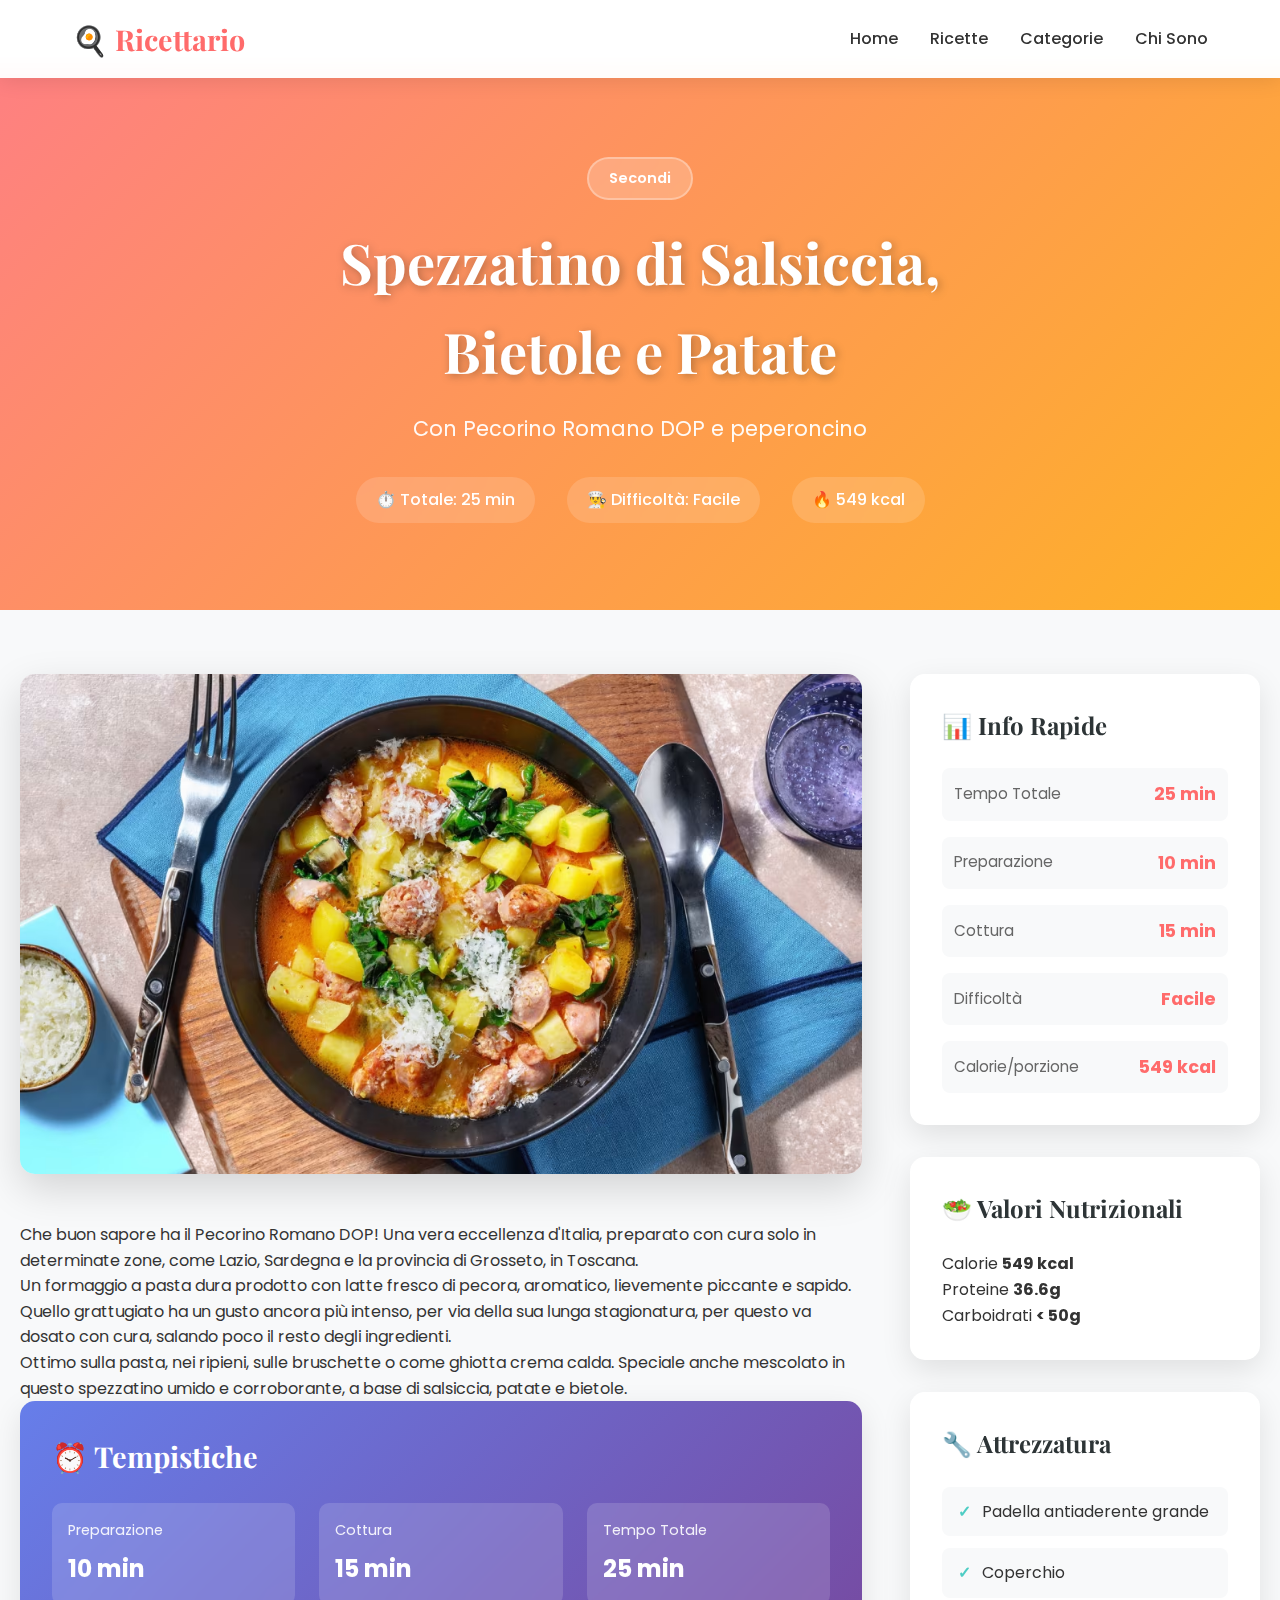
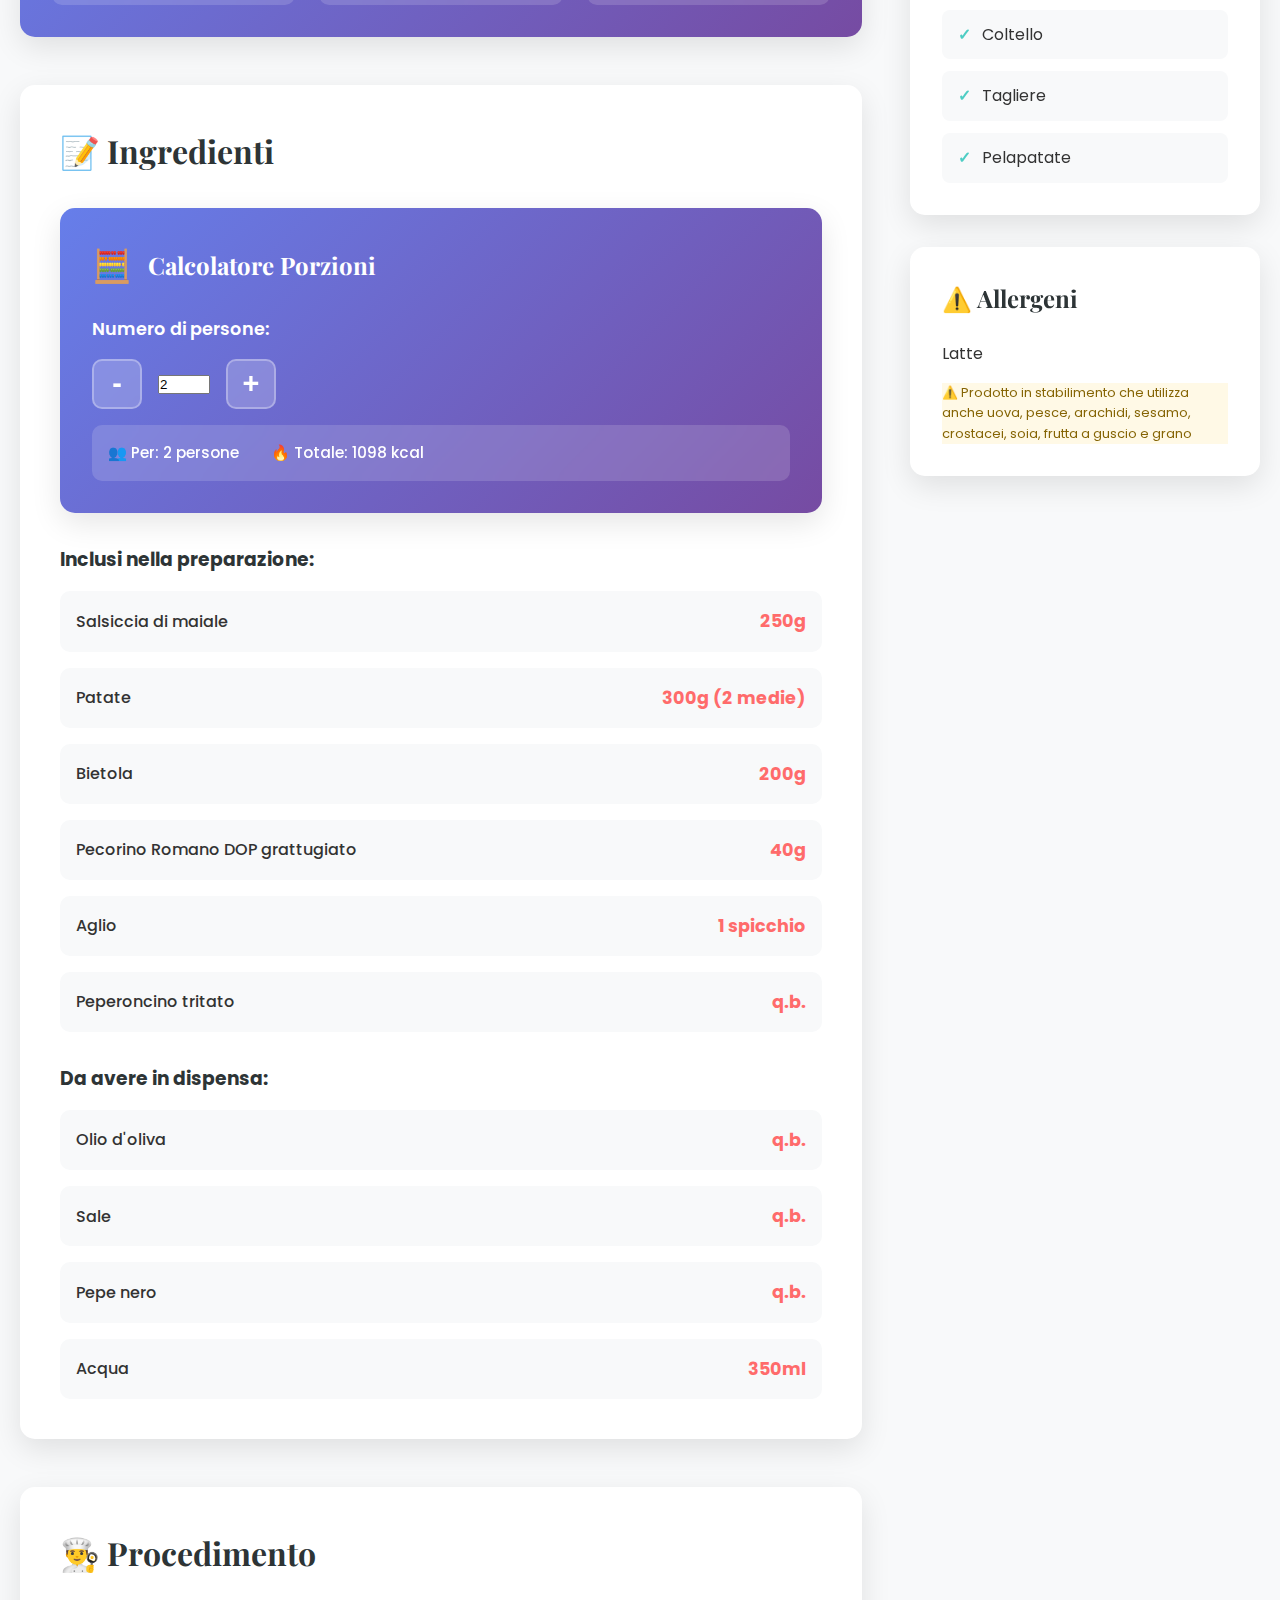
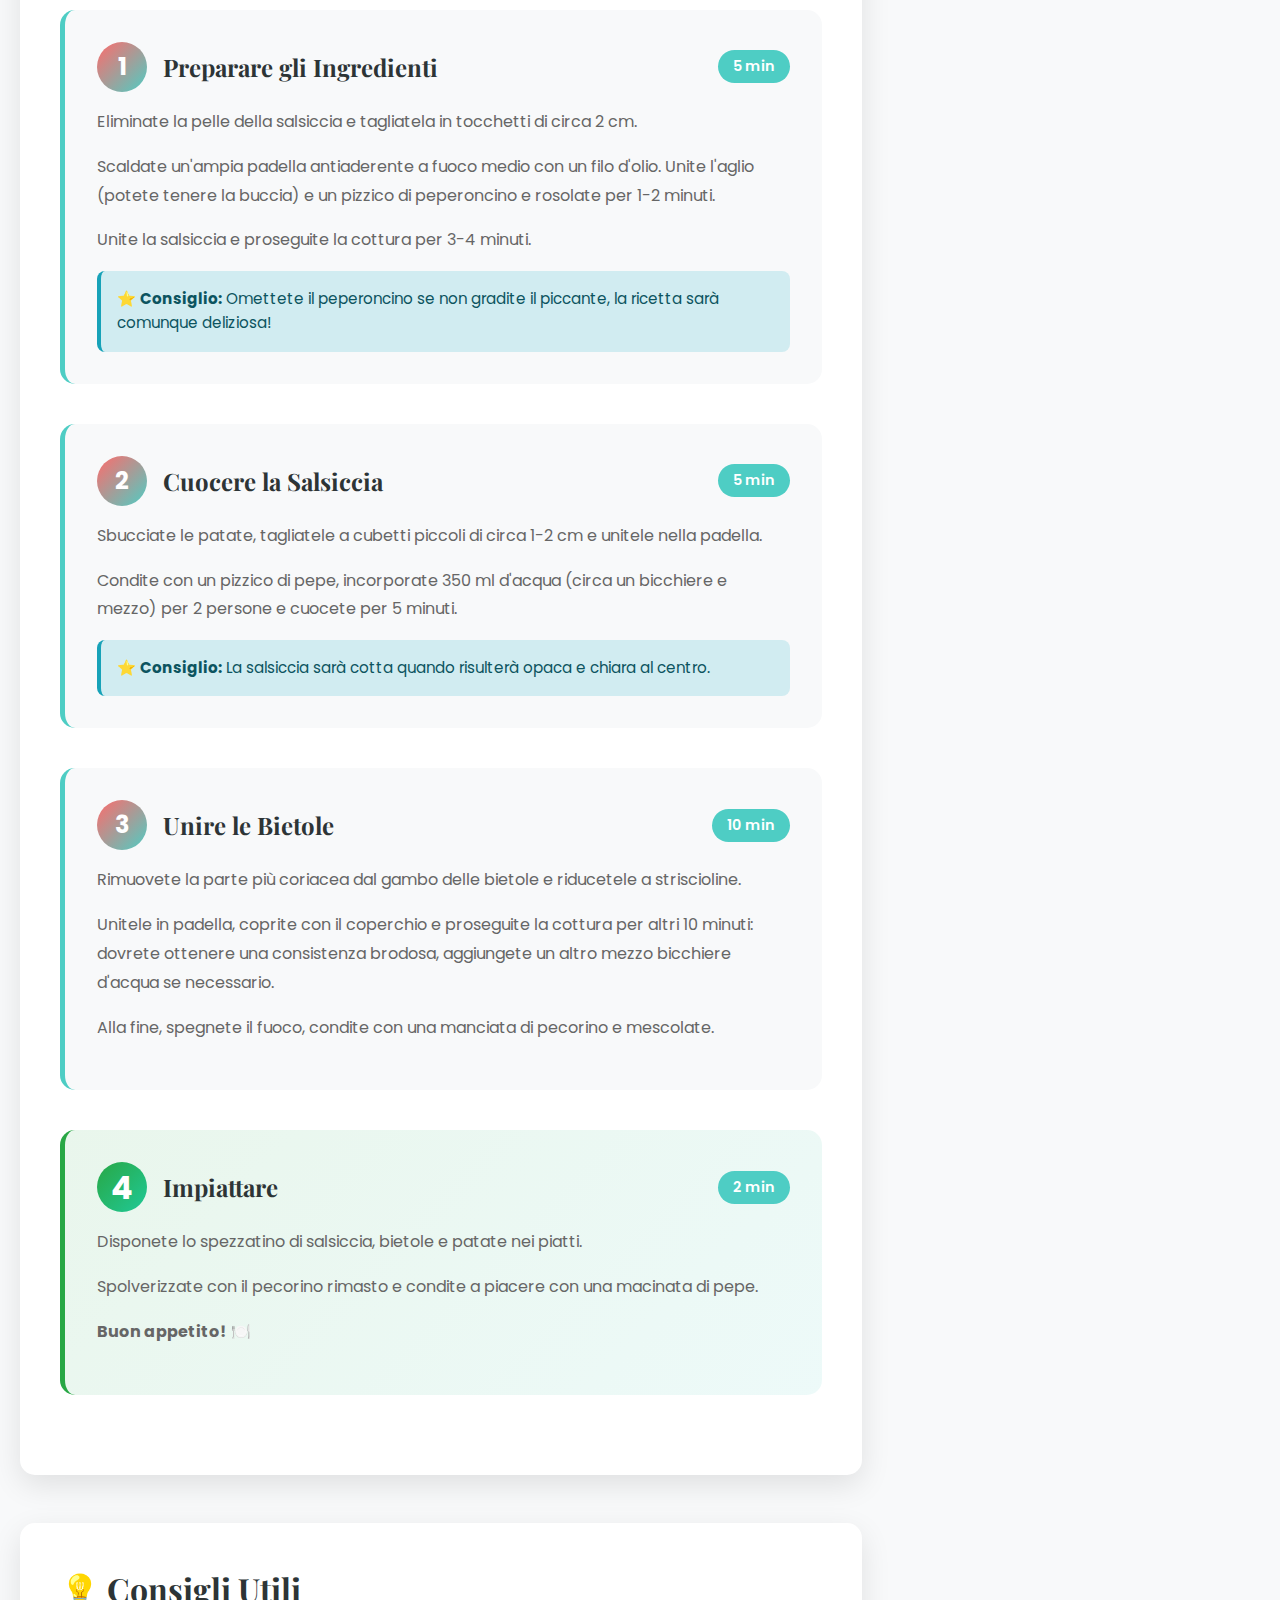
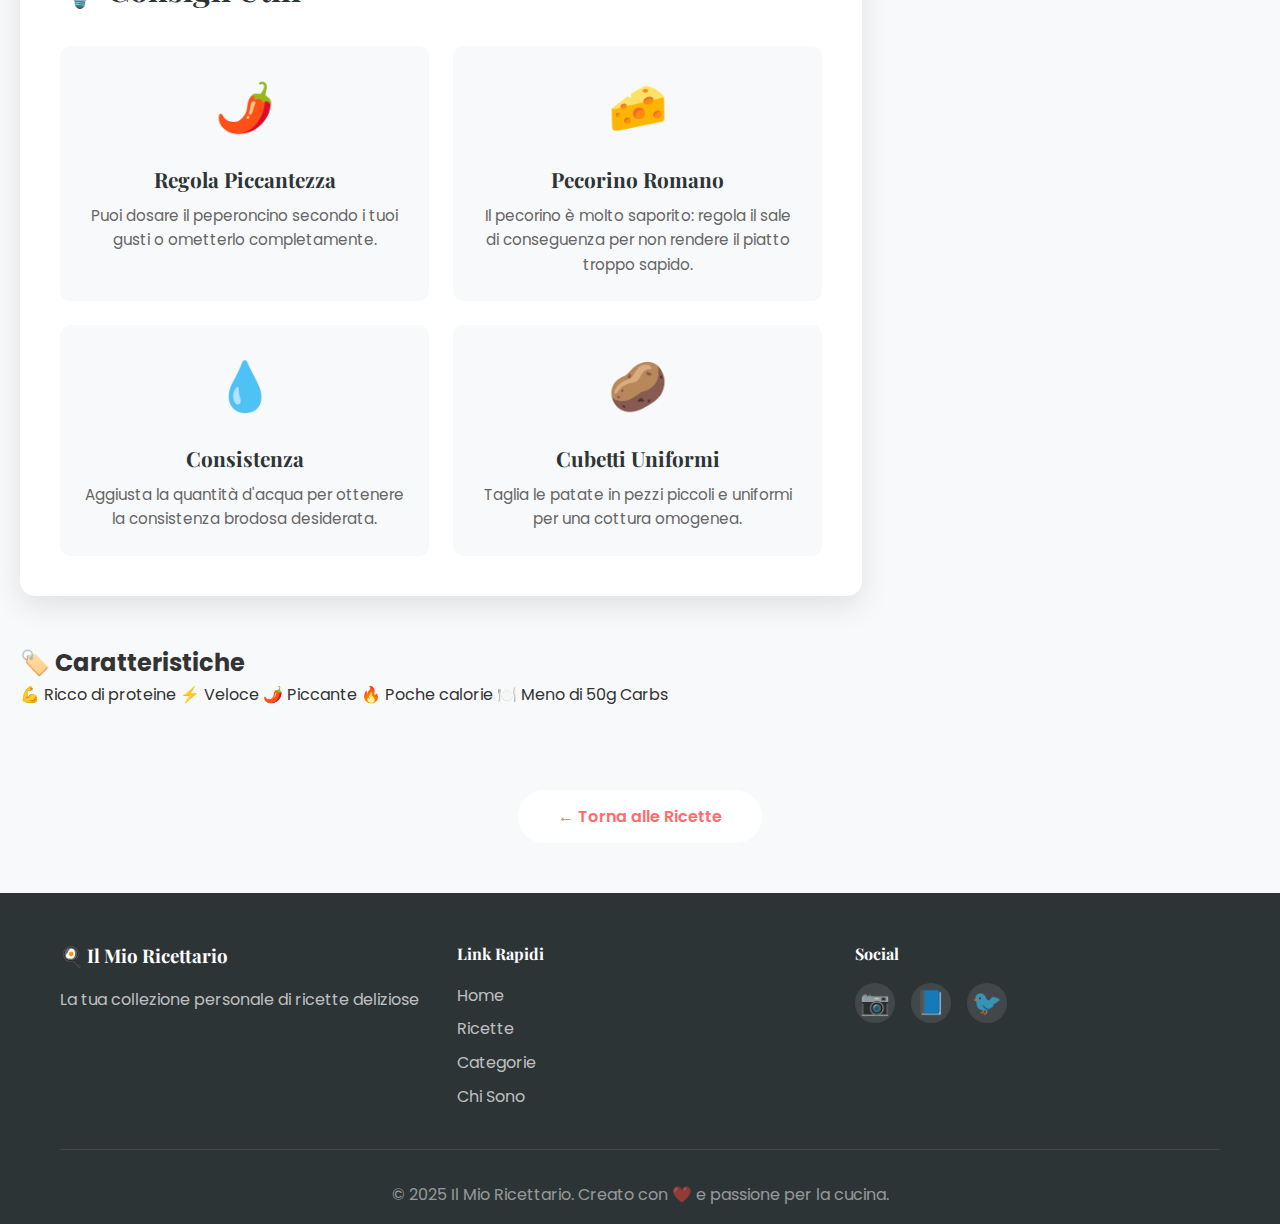
<file: spezzatino-salsiccia.html>
<!DOCTYPE html>
<html lang="it">
  <head>
    <meta charset="UTF-8" />
    <meta name="viewport" content="width=device-width, initial-scale=1.0" />
    <meta
      name="description"
      content="Spezzatino di Salsiccia, Bietole e Patate - Ricetta completa"
    />
    <title>Spezzatino di Salsiccia, Bietole e Patate | Il Mio Ricettario</title>
    <link rel="stylesheet" href="css/styles.css" />
    <link rel="stylesheet" href="css/recipe-detail.css" />
    <link rel="preconnect" href="https://fonts.googleapis.com" />
    <link rel="preconnect" href="https://fonts.gstatic.com" crossorigin />
    <link
      href="https://fonts.googleapis.com/css2?family=Playfair+Display:wght@400;600;700&family=Poppins:wght@300;400;500;600&display=swap"
      rel="stylesheet"
    />
  </head>
  <body>
    <!-- Navigation -->
    <nav class="navbar">
      <div class="nav-container">
        <div class="logo">
          <h1>🍳 Ricettario</h1>
        </div>
        <ul class="nav-menu">
          <li><a href="index.html" class="nav-link">Home</a></li>
          <li><a href="index.html#ricette" class="nav-link">Ricette</a></li>
          <li><a href="index.html#categorie" class="nav-link">Categorie</a></li>
          <li><a href="index.html#about" class="nav-link">Chi Sono</a></li>
        </ul>
        <div class="hamburger">
          <span></span>
          <span></span>
          <span></span>
        </div>
      </div>
    </nav>

    <!-- Recipe Hero -->
    <section class="recipe-hero">
      <div class="recipe-hero-overlay"></div>
      <div class="recipe-hero-content">
        <span class="recipe-badge">Secondi</span>
        <h1 class="recipe-hero-title">
          Spezzatino di Salsiccia, Bietole e Patate
        </h1>
        <p class="recipe-hero-subtitle">
          Con Pecorino Romano DOP e peperoncino
        </p>
        <div class="recipe-hero-meta">
          <span>⏱️ Totale: 25 min</span>
          <span>👨‍🍳 Difficoltà: Facile</span>
          <span>🔥 549 kcal</span>
        </div>
      </div>
    </section>

    <!-- Recipe Content -->
    <div class="recipe-container">
      <div class="recipe-main">
        <!-- Image -->
        <div class="recipe-image-main">
          <img
            src="images/spezzatino-salsiccia.jpg"
            alt="Spezzatino di Salsiccia, Bietole e Patate"
          />
        </div>

        <!-- Description -->
        <div class="recipe-description-box">
          <p>
            Che buon sapore ha il Pecorino Romano DOP! Una vera eccellenza
            d'Italia, preparato con cura solo in determinate zone, come Lazio,
            Sardegna e la provincia di Grosseto, in Toscana.
          </p>
          <p>
            Un formaggio a pasta dura prodotto con latte fresco di pecora,
            aromatico, lievemente piccante e sapido. Quello grattugiato ha un
            gusto ancora più intenso, per via della sua lunga stagionatura, per
            questo va dosato con cura, salando poco il resto degli ingredienti.
          </p>
          <p>
            Ottimo sulla pasta, nei ripieni, sulle bruschette o come ghiotta
            crema calda. Speciale anche mescolato in questo spezzatino umido e
            corroborante, a base di salsiccia, patate e bietole.
          </p>
        </div>

        <!-- Timing Info -->
        <div class="timing-card">
          <h3>⏰ Tempistiche</h3>
          <div class="timing-grid">
            <div class="timing-item">
              <span class="timing-label">Preparazione</span>
              <span class="timing-value">10 min</span>
            </div>
            <div class="timing-item">
              <span class="timing-label">Cottura</span>
              <span class="timing-value">15 min</span>
            </div>
            <div class="timing-item">
              <span class="timing-label">Tempo Totale</span>
              <span class="timing-value">25 min</span>
            </div>
          </div>
        </div>

        <!-- Ingredients -->
        <div class="ingredients-section">
          <h2>📝 Ingredienti</h2>

          <!-- Ingredient Calculator -->
          <div class="ingredient-calculator">
            <div class="calculator-header">
              <span class="calculator-icon">🧮</span>
              <h3>Calcolatore Porzioni</h3>
            </div>
            <div class="calculator-controls">
              <label for="porzioniCount">Numero di persone:</label>
              <div class="counter-controls">
                <button id="decreaseBtn" class="counter-btn">-</button>
                <input
                  type="number"
                  id="porzioniCount"
                  value="2"
                  min="1"
                  max="12"
                />
                <button id="increaseBtn" class="counter-btn">+</button>
              </div>
              <div class="calculator-info">
                <span id="portionsInfo">👥 Per: 2 persone</span>
                <span id="calorieInfo">🔥 Totale: 1098 kcal</span>
              </div>
            </div>
          </div>

          <h3
            style="
              margin-top: 2rem;
              margin-bottom: 1rem;
              color: var(--dark-color);
            "
          >
            Inclusi nella preparazione:
          </h3>
          <div class="ingredients-list">
            <div class="ingredient-item">
              <span class="ingredient-name">Salsiccia di maiale</span>
              <span class="ingredient-amount" data-base="250">250g</span>
            </div>

            <div class="ingredient-item">
              <span class="ingredient-name">Patate</span>
              <span class="ingredient-amount" data-base="300"
                >300g (2 medie)</span
              >
            </div>

            <div class="ingredient-item">
              <span class="ingredient-name">Bietola</span>
              <span class="ingredient-amount" data-base="200">200g</span>
            </div>

            <div class="ingredient-item">
              <span class="ingredient-name"
                >Pecorino Romano DOP grattugiato</span
              >
              <span class="ingredient-amount" data-base="40">40g</span>
            </div>

            <div class="ingredient-item">
              <span class="ingredient-name">Aglio</span>
              <span class="ingredient-amount" data-base="1">1 spicchio</span>
            </div>

            <div class="ingredient-item">
              <span class="ingredient-name">Peperoncino tritato</span>
              <span class="ingredient-amount" data-base="1">q.b.</span>
            </div>
          </div>

          <h3
            style="
              margin-top: 2rem;
              margin-bottom: 1rem;
              color: var(--dark-color);
            "
          >
            Da avere in dispensa:
          </h3>
          <div class="ingredients-list">
            <div class="ingredient-item">
              <span class="ingredient-name">Olio d'oliva</span>
              <span class="ingredient-amount">q.b.</span>
            </div>

            <div class="ingredient-item">
              <span class="ingredient-name">Sale</span>
              <span class="ingredient-amount">q.b.</span>
            </div>

            <div class="ingredient-item">
              <span class="ingredient-name">Pepe nero</span>
              <span class="ingredient-amount">q.b.</span>
            </div>

            <div class="ingredient-item">
              <span class="ingredient-name">Acqua</span>
              <span class="ingredient-amount" data-base="350">350ml</span>
            </div>
          </div>
        </div>

        <!-- Instructions -->
        <div class="instructions-section">
          <h2>👨‍🍳 Procedimento</h2>

          <!-- Step 1 -->
          <div class="instruction-step">
            <div class="step-header">
              <span class="step-number">1</span>
              <h3>Preparare gli Ingredienti</h3>
              <span class="step-time">5 min</span>
            </div>
            <p>
              Eliminate la pelle della salsiccia e tagliatela in tocchetti di
              circa 2 cm.
            </p>
            <p>
              Scaldate un'ampia padella antiaderente a fuoco medio con un filo
              d'olio. Unite l'aglio (potete tenere la buccia) e un pizzico di
              peperoncino e rosolate per 1-2 minuti.
            </p>
            <p>Unite la salsiccia e proseguite la cottura per 3-4 minuti.</p>
            <div class="step-tip">
              ⭐ <strong>Consiglio:</strong> Omettete il peperoncino se non
              gradite il piccante, la ricetta sarà comunque deliziosa!
            </div>
          </div>

          <!-- Step 2 -->
          <div class="instruction-step">
            <div class="step-header">
              <span class="step-number">2</span>
              <h3>Cuocere la Salsiccia</h3>
              <span class="step-time">5 min</span>
            </div>
            <p>
              Sbucciate le patate, tagliatele a cubetti piccoli di circa 1-2 cm
              e unitele nella padella.
            </p>
            <p>
              Condite con un pizzico di pepe, incorporate 350 ml d'acqua (circa
              un bicchiere e mezzo) per 2 persone e cuocete per 5 minuti.
            </p>
            <div class="step-tip">
              ⭐ <strong>Consiglio:</strong> La salsiccia sarà cotta quando
              risulterà opaca e chiara al centro.
            </div>
          </div>

          <!-- Step 3 -->
          <div class="instruction-step">
            <div class="step-header">
              <span class="step-number">3</span>
              <h3>Unire le Bietole</h3>
              <span class="step-time">10 min</span>
            </div>
            <p>
              Rimuovete la parte più coriacea dal gambo delle bietole e
              riducetele a striscioline.
            </p>
            <p>
              Unitele in padella, coprite con il coperchio e proseguite la
              cottura per altri 10 minuti: dovrete ottenere una consistenza
              brodosa, aggiungete un altro mezzo bicchiere d'acqua se
              necessario.
            </p>
            <p>
              Alla fine, spegnete il fuoco, condite con una manciata di pecorino
              e mescolate.
            </p>
          </div>

          <!-- Step 4 -->
          <div class="instruction-step final-step">
            <div class="step-header">
              <span class="step-number">4</span>
              <h3>Impiattare</h3>
              <span class="step-time">2 min</span>
            </div>
            <p>
              Disponete lo spezzatino di salsiccia, bietole e patate nei piatti.
            </p>
            <p>
              Spolverizzate con il pecorino rimasto e condite a piacere con una
              macinata di pepe.
            </p>
            <p><strong>Buon appetito!</strong> 🍽️</p>
          </div>
        </div>

        <!-- Tips Section -->
        <div class="tips-section">
          <h2>💡 Consigli Utili</h2>
          <div class="tips-grid">
            <div class="tip-card">
              <div class="tip-icon">🌶️</div>
              <h4>Regola Piccantezza</h4>
              <p>
                Puoi dosare il peperoncino secondo i tuoi gusti o ometterlo
                completamente.
              </p>
            </div>
            <div class="tip-card">
              <div class="tip-icon">🧀</div>
              <h4>Pecorino Romano</h4>
              <p>
                Il pecorino è molto saporito: regola il sale di conseguenza per
                non rendere il piatto troppo sapido.
              </p>
            </div>
            <div class="tip-card">
              <div class="tip-icon">💧</div>
              <h4>Consistenza</h4>
              <p>
                Aggiusta la quantità d'acqua per ottenere la consistenza brodosa
                desiderata.
              </p>
            </div>
            <div class="tip-card">
              <div class="tip-icon">🥔</div>
              <h4>Cubetti Uniformi</h4>
              <p>
                Taglia le patate in pezzi piccoli e uniformi per una cottura
                omogenea.
              </p>
            </div>
          </div>
        </div>

        <!-- Tags Section -->
        <div class="tags-section">
          <h2>🏷️ Caratteristiche</h2>
          <div class="tags-list">
            <span class="tag">💪 Ricco di proteine</span>
            <span class="tag">⚡ Veloce</span>
            <span class="tag">🌶️ Piccante</span>
            <span class="tag">🔥 Poche calorie</span>
            <span class="tag">🍽️ Meno di 50g Carbs</span>
          </div>
        </div>
      </div>

      <!-- Sidebar -->
      <aside class="recipe-sidebar">
        <!-- Quick Info -->
        <div class="sidebar-card">
          <h3>📊 Info Rapide</h3>
          <div class="quick-info">
            <div class="info-item">
              <span class="info-label">Tempo Totale</span>
              <span class="info-value">25 min</span>
            </div>
            <div class="info-item">
              <span class="info-label">Preparazione</span>
              <span class="info-value">10 min</span>
            </div>
            <div class="info-item">
              <span class="info-label">Cottura</span>
              <span class="info-value">15 min</span>
            </div>
            <div class="info-item">
              <span class="info-label">Difficoltà</span>
              <span class="info-value">Facile</span>
            </div>
            <div class="info-item">
              <span class="info-label">Calorie/porzione</span>
              <span class="info-value">549 kcal</span>
            </div>
          </div>
        </div>

        <!-- Nutrition Info -->
        <div class="sidebar-card">
          <h3>🥗 Valori Nutrizionali</h3>
          <div class="nutrition-info">
            <div class="nutrition-item">
              <span>Calorie</span>
              <strong>549 kcal</strong>
            </div>
            <div class="nutrition-item">
              <span>Proteine</span>
              <strong>36.6g</strong>
            </div>
            <div class="nutrition-item">
              <span>Carboidrati</span>
              <strong>&lt; 50g</strong>
            </div>
          </div>
        </div>

        <!-- Equipment -->
        <div class="sidebar-card">
          <h3>🔧 Attrezzatura</h3>
          <ul class="equipment-list">
            <li>Padella antiaderente grande</li>
            <li>Coperchio</li>
            <li>Coltello</li>
            <li>Tagliere</li>
            <li>Pelapatate</li>
          </ul>
        </div>

        <!-- Allergens -->
        <div class="sidebar-card allergens-card">
          <h3>⚠️ Allergeni</h3>
          <div class="allergens-list">
            <span class="allergen">Latte</span>
          </div>
          <p
            class="allergen-note"
            style="
              font-size: 0.8rem;
              margin-top: 1rem;
              background: rgba(255, 193, 7, 0.1);
              color: #856404;
              border-color: rgba(255, 193, 7, 0.3);
            "
          >
            ⚠️ Prodotto in stabilimento che utilizza anche uova, pesce,
            arachidi, sesamo, crostacei, soia, frutta a guscio e grano
          </p>
        </div>
      </aside>
    </div>

    <!-- Back to recipes -->
    <div class="back-to-recipes">
      <a href="index.html#ricette" class="btn btn-primary"
        >← Torna alle Ricette</a
      >
    </div>

    <!-- Footer -->
    <footer class="footer">
      <div class="container">
        <div class="footer-content">
          <div class="footer-section">
            <h3>🍳 Il Mio Ricettario</h3>
            <p>La tua collezione personale di ricette deliziose</p>
          </div>
          <div class="footer-section">
            <h4>Link Rapidi</h4>
            <ul>
              <li><a href="index.html">Home</a></li>
              <li><a href="index.html#ricette">Ricette</a></li>
              <li><a href="index.html#categorie">Categorie</a></li>
              <li><a href="index.html#about">Chi Sono</a></li>
            </ul>
          </div>
          <div class="footer-section">
            <h4>Social</h4>
            <div class="social-links">
              <a href="#" class="social-link">📷</a>
              <a href="#" class="social-link">📘</a>
              <a href="#" class="social-link">🐦</a>
            </div>
          </div>
        </div>
        <div class="footer-bottom">
          <p>
            &copy; 2025 Il Mio Ricettario. Creato con ❤️ e passione per la
            cucina.
          </p>
        </div>
      </div>
    </footer>

    <script src="js/script.js"></script>
    <script>
      // ==================== INGREDIENT CALCULATOR ====================
      const porzioniInput = document.getElementById("porzioniCount");
      const decreaseBtn = document.getElementById("decreaseBtn");
      const increaseBtn = document.getElementById("increaseBtn");
      const portionsInfo = document.getElementById("portionsInfo");
      const calorieInfo = document.getElementById("calorieInfo");
      const ingredientAmounts = document.querySelectorAll(
        ".ingredient-amount[data-base]"
      );

      // Base values for 2 persons
      const basePortions = 2;
      const caloriesPerPortion = 549;

      function updateIngredients() {
        const currentPortions = parseInt(porzioniInput.value) || basePortions;
        const multiplier = currentPortions / basePortions;

        // Update each ingredient
        ingredientAmounts.forEach((element) => {
          const baseValue = parseFloat(element.getAttribute("data-base"));
          const newValue = baseValue * multiplier;

          // Format the value based on ingredient type
          let formattedValue;
          if (element.textContent.includes("ml")) {
            formattedValue = `${Math.round(newValue)}ml`;
          } else if (element.textContent.includes("medie")) {
            const patateNum = Math.round(newValue / 150);
            formattedValue = `${Math.round(newValue)}g (${patateNum} ${
              patateNum === 1 ? "media" : "medie"
            })`;
          } else if (element.textContent.includes("spicchio")) {
            const spicchi = Math.ceil(newValue);
            formattedValue = `${spicchi} ${
              spicchi === 1 ? "spicchio" : "spicchi"
            }`;
          } else if (element.textContent.includes("g")) {
            formattedValue = `${Math.round(newValue)}g`;
          } else {
            formattedValue = `${Math.round(newValue)}`;
          }

          // Add animation
          element.classList.add("updating");
          setTimeout(() => {
            element.textContent = formattedValue;
            element.classList.remove("updating");
          }, 150);
        });

        // Update portions info
        portionsInfo.textContent = `👥 Per: ${currentPortions} ${
          currentPortions === 1 ? "persona" : "persone"
        }`;

        // Update calories info
        const totalCalories = caloriesPerPortion * currentPortions;
        calorieInfo.textContent = `🔥 Totale: ${totalCalories} kcal`;
      }

      // Event listeners
      decreaseBtn.addEventListener("click", () => {
        const currentValue = parseInt(porzioniInput.value) || basePortions;
        if (currentValue > 1) {
          porzioniInput.value = currentValue - 1;
          updateIngredients();
        }
      });

      increaseBtn.addEventListener("click", () => {
        const currentValue = parseInt(porzioniInput.value) || basePortions;
        if (currentValue < 12) {
          porzioniInput.value = currentValue + 1;
          updateIngredients();
        }
      });

      porzioniInput.addEventListener("input", () => {
        let value = parseInt(porzioniInput.value) || basePortions;
        if (value < 1) value = 1;
        if (value > 12) value = 12;
        porzioniInput.value = value;
        updateIngredients();
      });

      porzioniInput.addEventListener("change", () => {
        updateIngredients();
      });
    </script>
  </body>
</html>
</file>
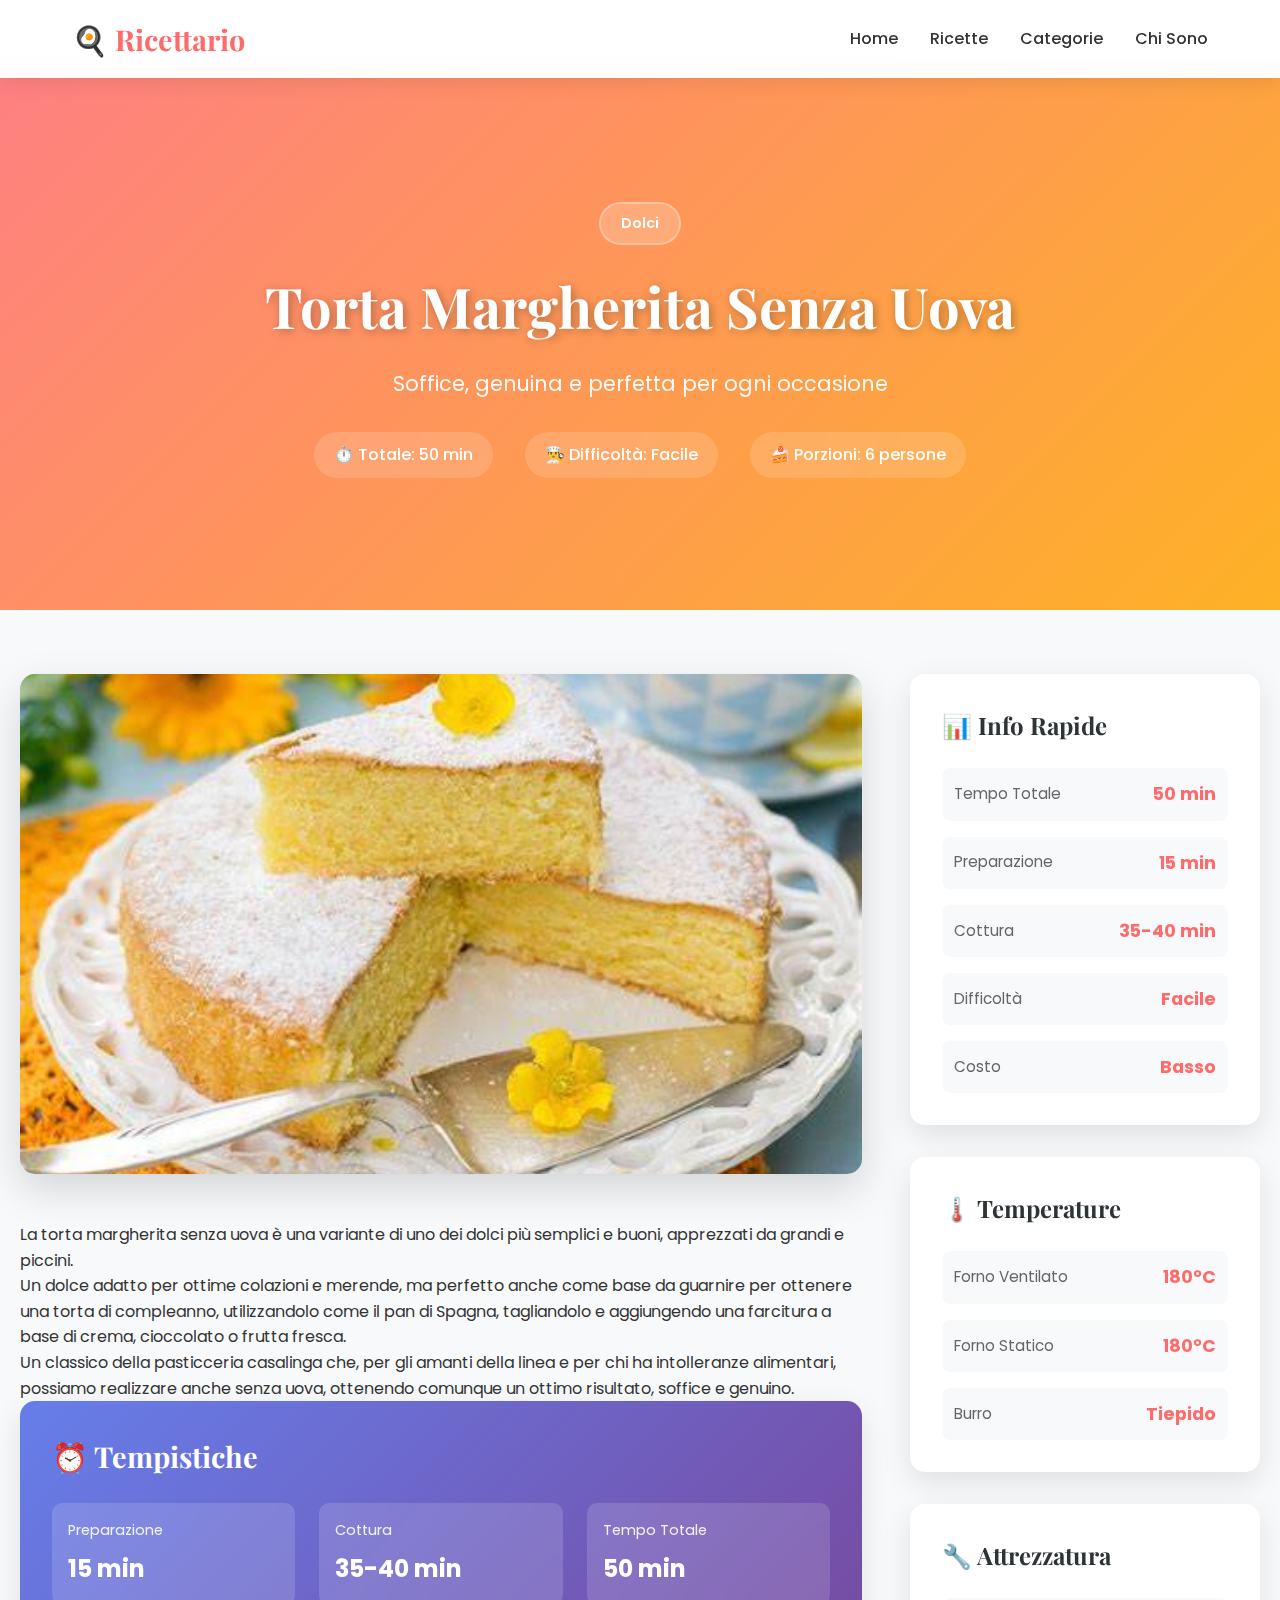
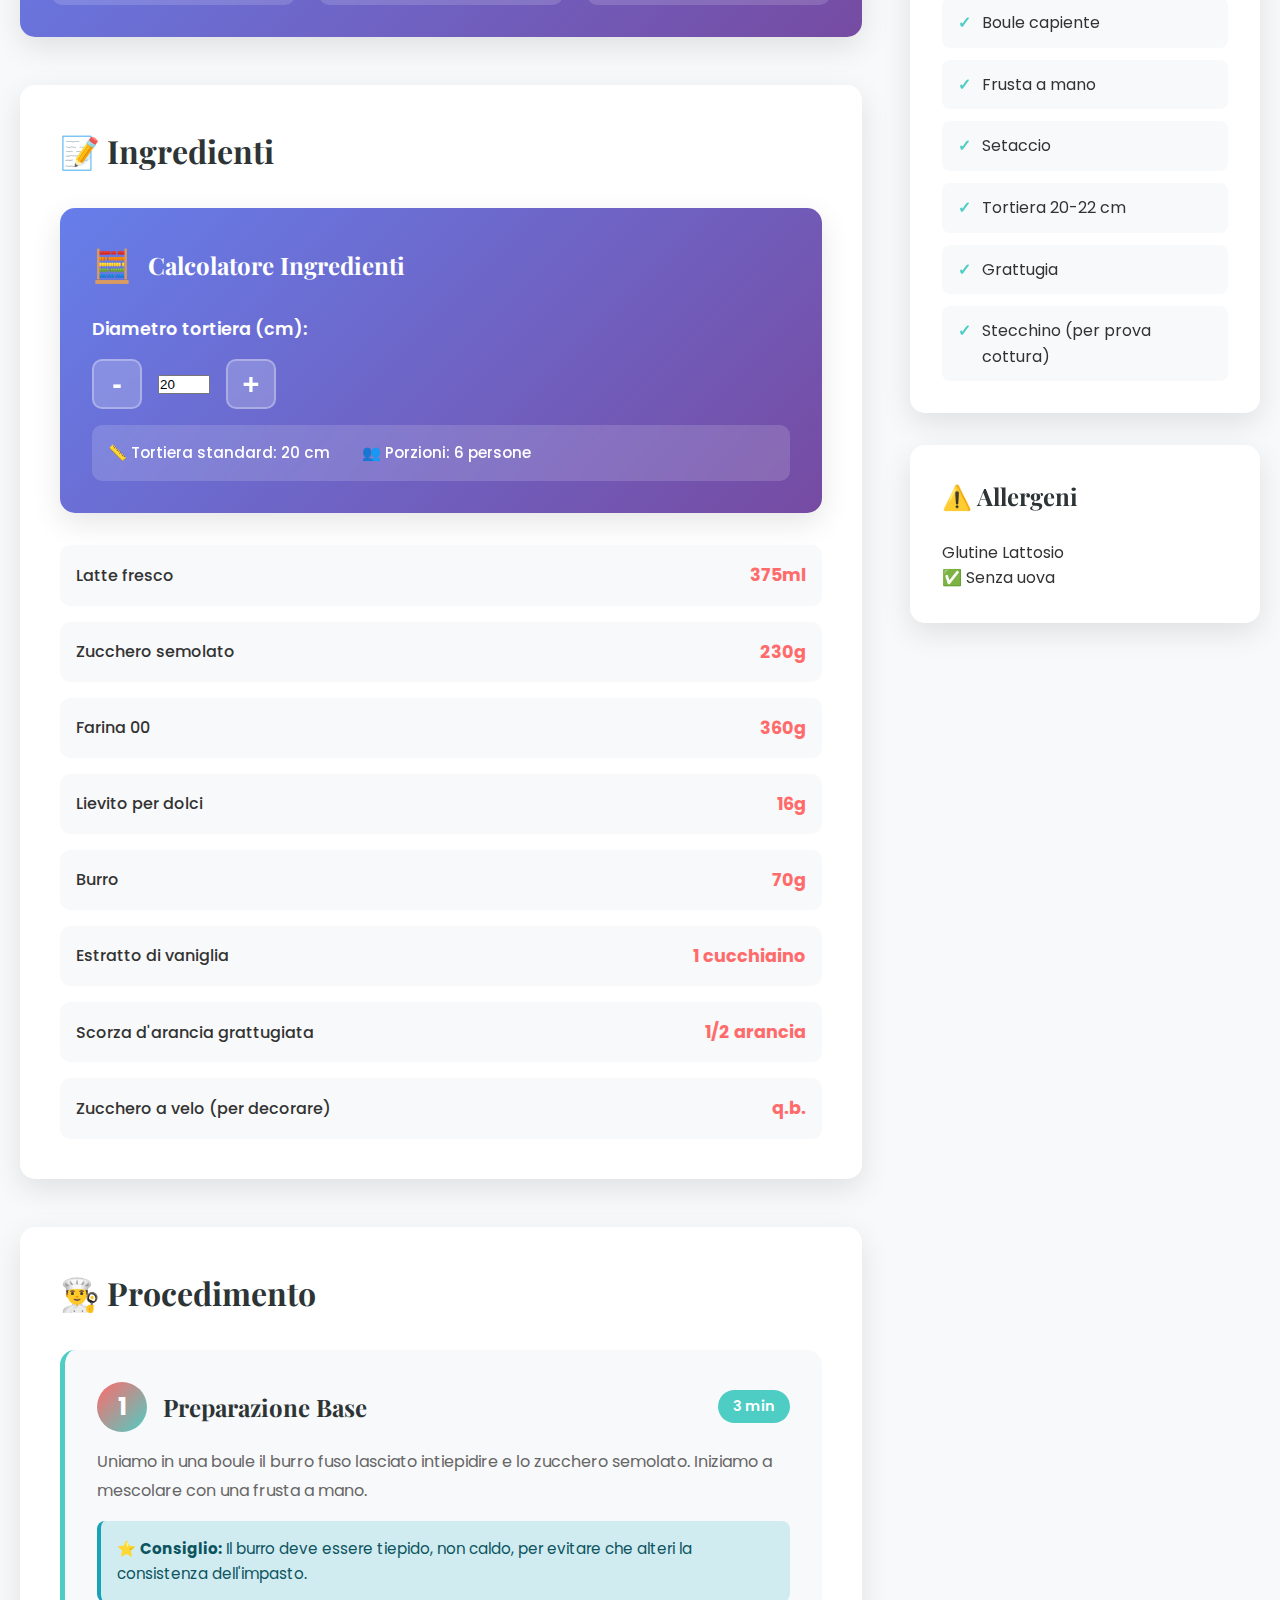
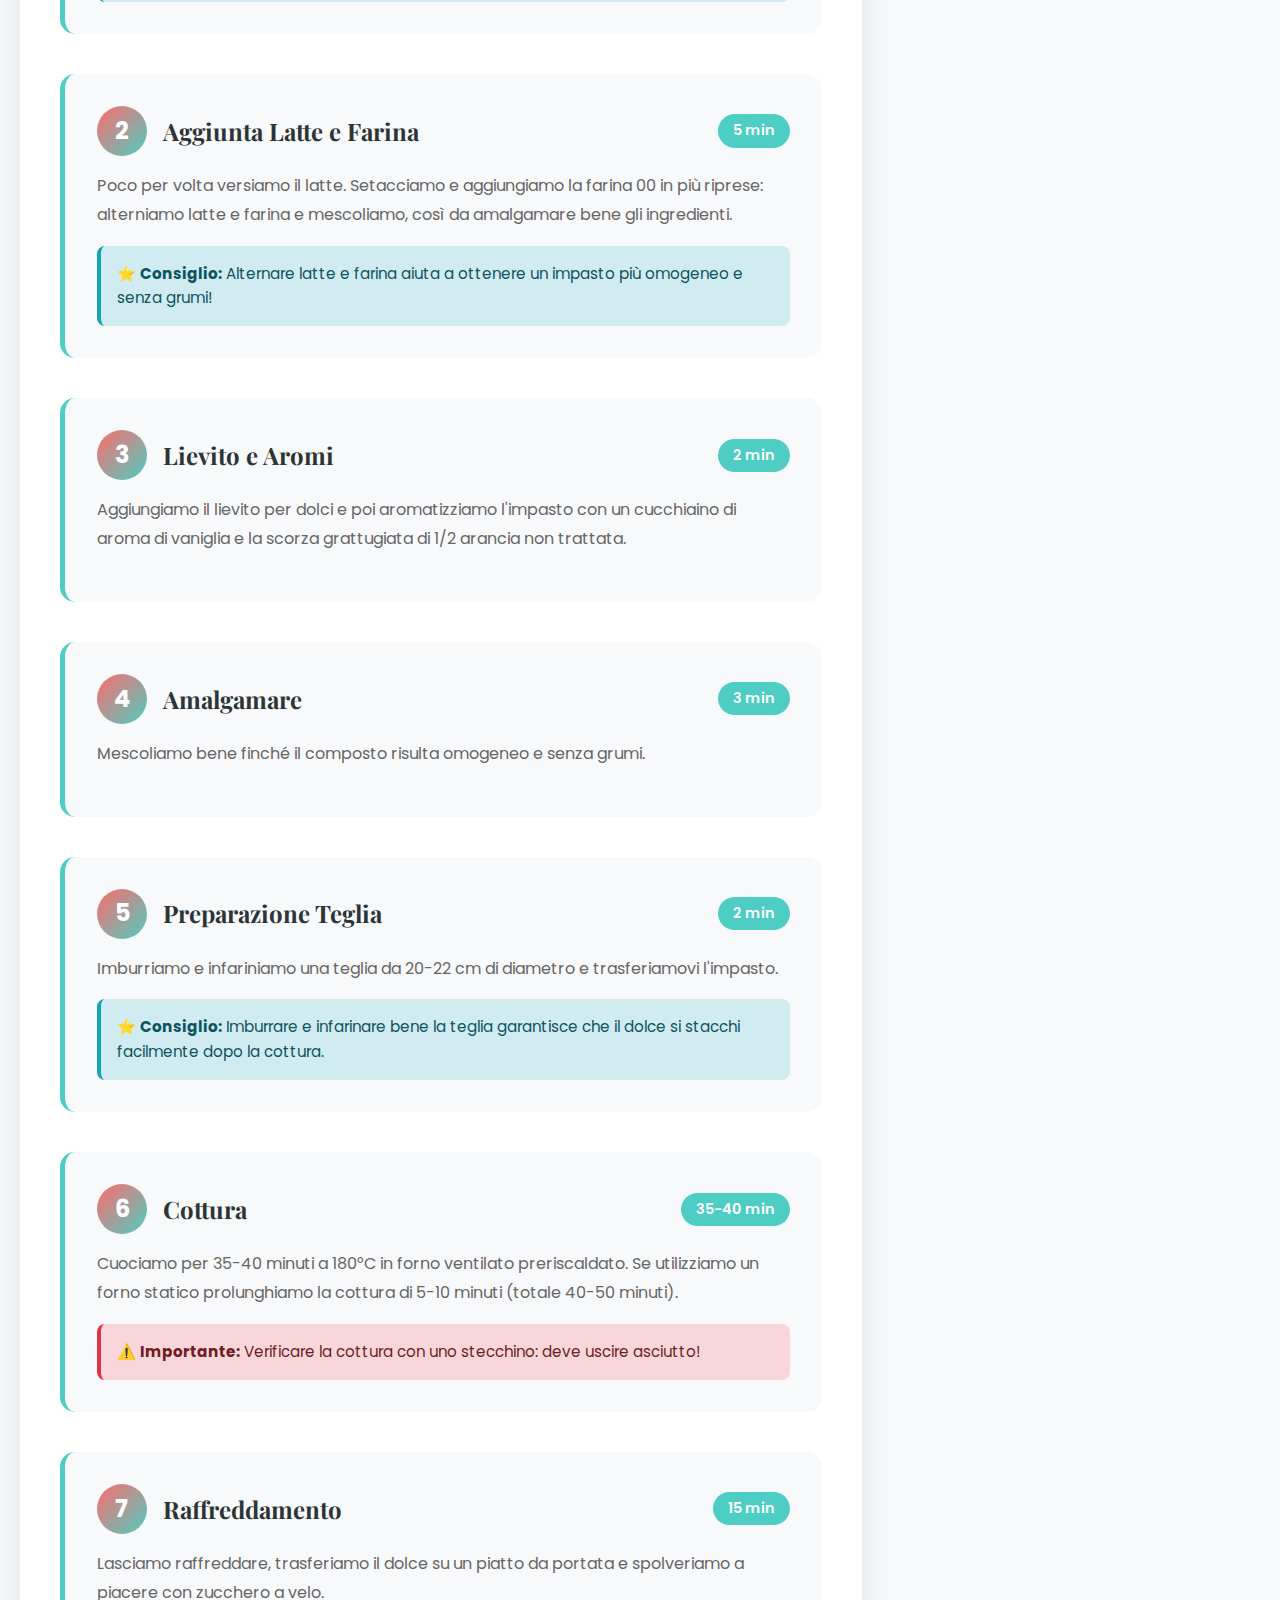
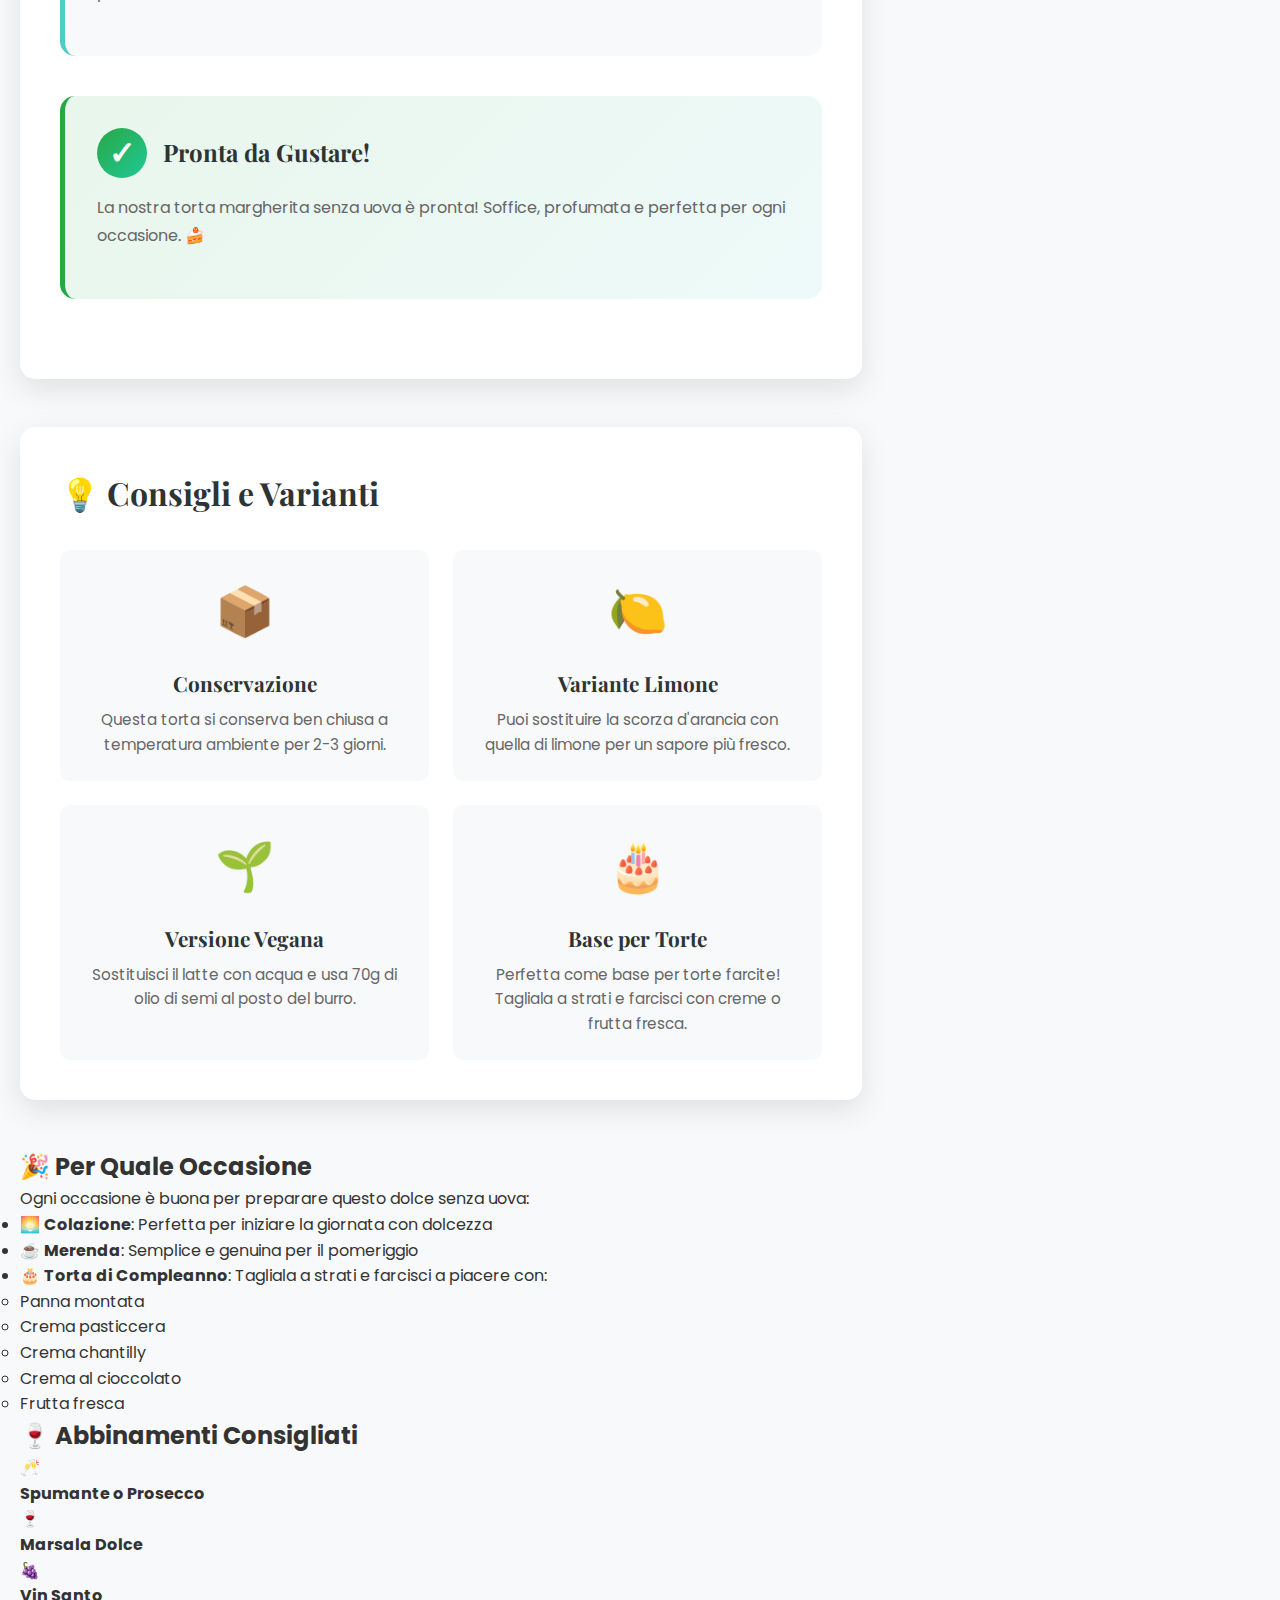
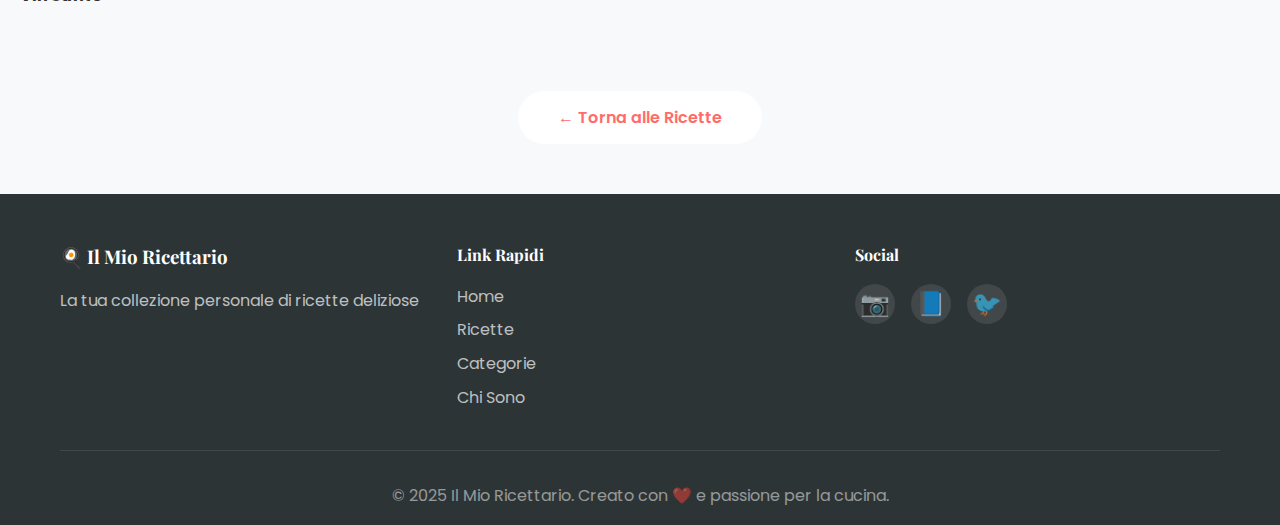
<file: torta-margherita.html>
<!DOCTYPE html>
<html lang="it">
  <head>
    <meta charset="UTF-8" />
    <meta name="viewport" content="width=device-width, initial-scale=1.0" />
    <meta
      name="description"
      content="Torta Margherita Senza Uova - Ricetta completa"
    />
    <title>Torta Margherita Senza Uova | Il Mio Ricettario</title>
    <link rel="stylesheet" href="css/styles.css" />
    <link rel="stylesheet" href="css/recipe-detail.css" />
    <link rel="preconnect" href="https://fonts.googleapis.com" />
    <link rel="preconnect" href="https://fonts.gstatic.com" crossorigin />
    <link
      href="https://fonts.googleapis.com/css2?family=Playfair+Display:wght@400;600;700&family=Poppins:wght@300;400;500;600&display=swap"
      rel="stylesheet"
    />
  </head>
  <body>
    <!-- Navigation -->
    <nav class="navbar">
      <div class="nav-container">
        <div class="logo">
          <h1>🍳 Ricettario</h1>
        </div>
        <ul class="nav-menu">
          <li><a href="index.html" class="nav-link">Home</a></li>
          <li><a href="index.html#ricette" class="nav-link">Ricette</a></li>
          <li><a href="index.html#categorie" class="nav-link">Categorie</a></li>
          <li><a href="index.html#about" class="nav-link">Chi Sono</a></li>
        </ul>
        <div class="hamburger">
          <span></span>
          <span></span>
          <span></span>
        </div>
      </div>
    </nav>

    <!-- Recipe Hero -->
    <section class="recipe-hero">
      <div class="recipe-hero-overlay"></div>
      <div class="recipe-hero-content">
        <span class="recipe-badge">Dolci</span>
        <h1 class="recipe-hero-title">Torta Margherita Senza Uova</h1>
        <p class="recipe-hero-subtitle">
          Soffice, genuina e perfetta per ogni occasione
        </p>
        <div class="recipe-hero-meta">
          <span>⏱️ Totale: 50 min</span>
          <span>👨‍🍳 Difficoltà: Facile</span>
          <span>🍰 Porzioni: 6 persone</span>
        </div>
      </div>
    </section>

    <!-- Recipe Content -->
    <div class="recipe-container">
      <div class="recipe-main">
        <!-- Image -->
        <div class="recipe-image-main">
          <img
            src="images/torta-margherita.jpg"
            alt="Torta Margherita Senza Uova"
          />
        </div>

        <!-- Description -->
        <div class="recipe-description-box">
          <p>
            La torta margherita senza uova è una variante di uno dei dolci più
            semplici e buoni, apprezzati da grandi e piccini.
          </p>
          <p>
            Un dolce adatto per ottime colazioni e merende, ma perfetto anche
            come base da guarnire per ottenere una torta di compleanno,
            utilizzandolo come il pan di Spagna, tagliandolo e aggiungendo una
            farcitura a base di crema, cioccolato o frutta fresca.
          </p>
          <p>
            Un classico della pasticceria casalinga che, per gli amanti della
            linea e per chi ha intolleranze alimentari, possiamo realizzare
            anche senza uova, ottenendo comunque un ottimo risultato, soffice e
            genuino.
          </p>
        </div>

        <!-- Timing Info -->
        <div class="timing-card">
          <h3>⏰ Tempistiche</h3>
          <div class="timing-grid">
            <div class="timing-item">
              <span class="timing-label">Preparazione</span>
              <span class="timing-value">15 min</span>
            </div>
            <div class="timing-item">
              <span class="timing-label">Cottura</span>
              <span class="timing-value">35-40 min</span>
            </div>
            <div class="timing-item">
              <span class="timing-label">Tempo Totale</span>
              <span class="timing-value">50 min</span>
            </div>
          </div>
        </div>

        <!-- Ingredients -->
        <div class="ingredients-section">
          <h2>📝 Ingredienti</h2>

          <!-- Ingredient Calculator -->
          <div class="ingredient-calculator">
            <div class="calculator-header">
              <span class="calculator-icon">🧮</span>
              <h3>Calcolatore Ingredienti</h3>
            </div>
            <div class="calculator-controls">
              <label for="diametroCount">Diametro tortiera (cm):</label>
              <div class="counter-controls">
                <button id="decreaseBtn" class="counter-btn">-</button>
                <input
                  type="number"
                  id="diametroCount"
                  value="20"
                  min="12"
                  max="32"
                />
                <button id="increaseBtn" class="counter-btn">+</button>
              </div>
              <div class="calculator-info">
                <span id="tortieraInfo">📏 Tortiera standard: 20 cm</span>
                <span id="portionsInfo">👥 Porzioni: 6 persone</span>
              </div>
            </div>
          </div>

          <div class="ingredients-list">
            <div class="ingredient-item">
              <span class="ingredient-name">Latte fresco</span>
              <span class="ingredient-amount" data-base="375">375ml</span>
            </div>

            <div class="ingredient-item">
              <span class="ingredient-name">Zucchero semolato</span>
              <span class="ingredient-amount" data-base="230">230g</span>
            </div>

            <div class="ingredient-item">
              <span class="ingredient-name">Farina 00</span>
              <span class="ingredient-amount" data-base="360">360g</span>
            </div>

            <div class="ingredient-item">
              <span class="ingredient-name">Lievito per dolci</span>
              <span class="ingredient-amount" data-base="16">16g</span>
            </div>

            <div class="ingredient-item">
              <span class="ingredient-name">Burro</span>
              <span class="ingredient-amount" data-base="70">70g</span>
            </div>

            <div class="ingredient-item">
              <span class="ingredient-name">Estratto di vaniglia</span>
              <span class="ingredient-amount" data-base="1">1 cucchiaino</span>
            </div>

            <div class="ingredient-item">
              <span class="ingredient-name">Scorza d'arancia grattugiata</span>
              <span class="ingredient-amount" data-base="0.5">1/2 arancia</span>
            </div>

            <div class="ingredient-item">
              <span class="ingredient-name"
                >Zucchero a velo (per decorare)</span
              >
              <span class="ingredient-amount">q.b.</span>
            </div>
          </div>
        </div>

        <!-- Instructions -->
        <div class="instructions-section">
          <h2>👨‍🍳 Procedimento</h2>

          <!-- Step 1 -->
          <div class="instruction-step">
            <div class="step-header">
              <span class="step-number">1</span>
              <h3>Preparazione Base</h3>
              <span class="step-time">3 min</span>
            </div>
            <p>
              Uniamo in una boule il burro fuso lasciato intiepidire e lo
              zucchero semolato. Iniziamo a mescolare con una frusta a mano.
            </p>
            <div class="step-tip">
              ⭐ <strong>Consiglio:</strong> Il burro deve essere tiepido, non
              caldo, per evitare che alteri la consistenza dell'impasto.
            </div>
          </div>

          <!-- Step 2 -->
          <div class="instruction-step">
            <div class="step-header">
              <span class="step-number">2</span>
              <h3>Aggiunta Latte e Farina</h3>
              <span class="step-time">5 min</span>
            </div>
            <p>
              Poco per volta versiamo il latte. Setacciamo e aggiungiamo la
              farina 00 in più riprese: alterniamo latte e farina e mescoliamo,
              così da amalgamare bene gli ingredienti.
            </p>
            <div class="step-tip">
              ⭐ <strong>Consiglio:</strong> Alternare latte e farina aiuta a
              ottenere un impasto più omogeneo e senza grumi!
            </div>
          </div>

          <!-- Step 3 -->
          <div class="instruction-step">
            <div class="step-header">
              <span class="step-number">3</span>
              <h3>Lievito e Aromi</h3>
              <span class="step-time">2 min</span>
            </div>
            <p>
              Aggiungiamo il lievito per dolci e poi aromatizziamo l'impasto con
              un cucchiaino di aroma di vaniglia e la scorza grattugiata di 1/2
              arancia non trattata.
            </p>
          </div>

          <!-- Step 4 -->
          <div class="instruction-step">
            <div class="step-header">
              <span class="step-number">4</span>
              <h3>Amalgamare</h3>
              <span class="step-time">3 min</span>
            </div>
            <p>
              Mescoliamo bene finché il composto risulta omogeneo e senza grumi.
            </p>
          </div>

          <!-- Step 5 -->
          <div class="instruction-step">
            <div class="step-header">
              <span class="step-number">5</span>
              <h3>Preparazione Teglia</h3>
              <span class="step-time">2 min</span>
            </div>
            <p>
              Imburriamo e infariniamo una teglia da 20-22 cm di diametro e
              trasferiamovi l'impasto.
            </p>
            <div class="step-tip">
              ⭐ <strong>Consiglio:</strong> Imburrare e infarinare bene la
              teglia garantisce che il dolce si stacchi facilmente dopo la
              cottura.
            </div>
          </div>

          <!-- Step 6 -->
          <div class="instruction-step">
            <div class="step-header">
              <span class="step-number">6</span>
              <h3>Cottura</h3>
              <span class="step-time">35-40 min</span>
            </div>
            <p>
              Cuociamo per 35-40 minuti a 180°C in forno ventilato
              preriscaldato. Se utilizziamo un forno statico prolunghiamo la
              cottura di 5-10 minuti (totale 40-50 minuti).
            </p>
            <div class="step-warning">
              ⚠️ <strong>Importante:</strong> Verificare la cottura con uno
              stecchino: deve uscire asciutto!
            </div>
          </div>

          <!-- Step 7 -->
          <div class="instruction-step">
            <div class="step-header">
              <span class="step-number">7</span>
              <h3>Raffreddamento</h3>
              <span class="step-time">15 min</span>
            </div>
            <p>
              Lasciamo raffreddare, trasferiamo il dolce su un piatto da portata
              e spolveriamo a piacere con zucchero a velo.
            </p>
          </div>

          <!-- Final Step -->
          <div class="instruction-step final-step">
            <div class="step-header">
              <span class="step-number">✓</span>
              <h3>Pronta da Gustare!</h3>
            </div>
            <p>
              La nostra torta margherita senza uova è pronta! Soffice, profumata
              e perfetta per ogni occasione. 🍰
            </p>
          </div>
        </div>

        <!-- Tips Section -->
        <div class="tips-section">
          <h2>💡 Consigli e Varianti</h2>
          <div class="tips-grid">
            <div class="tip-card">
              <div class="tip-icon">📦</div>
              <h4>Conservazione</h4>
              <p>
                Questa torta si conserva ben chiusa a temperatura ambiente per
                2-3 giorni.
              </p>
            </div>
            <div class="tip-card">
              <div class="tip-icon">🍋</div>
              <h4>Variante Limone</h4>
              <p>
                Puoi sostituire la scorza d'arancia con quella di limone per un
                sapore più fresco.
              </p>
            </div>
            <div class="tip-card">
              <div class="tip-icon">🌱</div>
              <h4>Versione Vegana</h4>
              <p>
                Sostituisci il latte con acqua e usa 70g di olio di semi al
                posto del burro.
              </p>
            </div>
            <div class="tip-card">
              <div class="tip-icon">🎂</div>
              <h4>Base per Torte</h4>
              <p>
                Perfetta come base per torte farcite! Tagliala a strati e
                farcisci con creme o frutta fresca.
              </p>
            </div>
          </div>
        </div>

        <!-- Usage Section -->
        <div class="usage-section">
          <h2>🎉 Per Quale Occasione</h2>
          <div class="usage-content">
            <p>Ogni occasione è buona per preparare questo dolce senza uova:</p>
            <ul>
              <li>
                🌅 <strong>Colazione</strong>: Perfetta per iniziare la giornata
                con dolcezza
              </li>
              <li>
                ☕ <strong>Merenda</strong>: Semplice e genuina per il
                pomeriggio
              </li>
              <li>
                🎂 <strong>Torta di Compleanno</strong>: Tagliala a strati e
                farcisci a piacere con:
                <ul>
                  <li>Panna montata</li>
                  <li>Crema pasticcera</li>
                  <li>Crema chantilly</li>
                  <li>Crema al cioccolato</li>
                  <li>Frutta fresca</li>
                </ul>
              </li>
            </ul>
          </div>
        </div>

        <!-- Wine Pairing -->
        <div class="pairing-section">
          <h2>🍷 Abbinamenti Consigliati</h2>
          <div class="pairing-grid">
            <div class="pairing-card">
              <span class="pairing-icon">🥂</span>
              <h4>Spumante o Prosecco</h4>
            </div>
            <div class="pairing-card">
              <span class="pairing-icon">🍷</span>
              <h4>Marsala Dolce</h4>
            </div>
            <div class="pairing-card">
              <span class="pairing-icon">🍇</span>
              <h4>Vin Santo</h4>
            </div>
          </div>
        </div>
      </div>

      <!-- Sidebar -->
      <aside class="recipe-sidebar">
        <!-- Quick Info -->
        <div class="sidebar-card">
          <h3>📊 Info Rapide</h3>
          <div class="quick-info">
            <div class="info-item">
              <span class="info-label">Tempo Totale</span>
              <span class="info-value">50 min</span>
            </div>
            <div class="info-item">
              <span class="info-label">Preparazione</span>
              <span class="info-value">15 min</span>
            </div>
            <div class="info-item">
              <span class="info-label">Cottura</span>
              <span class="info-value">35-40 min</span>
            </div>
            <div class="info-item">
              <span class="info-label">Difficoltà</span>
              <span class="info-value">Facile</span>
            </div>
            <div class="info-item">
              <span class="info-label">Costo</span>
              <span class="info-value">Basso</span>
            </div>
          </div>
        </div>

        <!-- Temperature Info -->
        <div class="sidebar-card">
          <h3>🌡️ Temperature</h3>
          <div class="temp-info">
            <div class="temp-item">
              <span>Forno Ventilato</span>
              <strong>180°C</strong>
            </div>
            <div class="temp-item">
              <span>Forno Statico</span>
              <strong>180°C</strong>
            </div>
            <div class="temp-item">
              <span>Burro</span>
              <strong>Tiepido</strong>
            </div>
          </div>
        </div>

        <!-- Equipment -->
        <div class="sidebar-card">
          <h3>🔧 Attrezzatura</h3>
          <ul class="equipment-list">
            <li>Boule capiente</li>
            <li>Frusta a mano</li>
            <li>Setaccio</li>
            <li>Tortiera 20-22 cm</li>
            <li>Grattugia</li>
            <li>Stecchino (per prova cottura)</li>
          </ul>
        </div>

        <!-- Allergens -->
        <div class="sidebar-card allergens-card">
          <h3>⚠️ Allergeni</h3>
          <div class="allergens-list">
            <span class="allergen">Glutine</span>
            <span class="allergen">Lattosio</span>
          </div>
          <p class="allergen-note">✅ Senza uova</p>
        </div>
      </aside>
    </div>

    <!-- Back to recipes -->
    <div class="back-to-recipes">
      <a href="index.html#ricette" class="btn btn-primary"
        >← Torna alle Ricette</a
      >
    </div>

    <!-- Footer -->
    <footer class="footer">
      <div class="container">
        <div class="footer-content">
          <div class="footer-section">
            <h3>🍳 Il Mio Ricettario</h3>
            <p>La tua collezione personale di ricette deliziose</p>
          </div>
          <div class="footer-section">
            <h4>Link Rapidi</h4>
            <ul>
              <li><a href="index.html">Home</a></li>
              <li><a href="index.html#ricette">Ricette</a></li>
              <li><a href="index.html#categorie">Categorie</a></li>
              <li><a href="index.html#about">Chi Sono</a></li>
            </ul>
          </div>
          <div class="footer-section">
            <h4>Social</h4>
            <div class="social-links">
              <a href="#" class="social-link">📷</a>
              <a href="#" class="social-link">📘</a>
              <a href="#" class="social-link">🐦</a>
            </div>
          </div>
        </div>
        <div class="footer-bottom">
          <p>
            &copy; 2025 Il Mio Ricettario. Creato con ❤️ e passione per la
            cucina.
          </p>
        </div>
      </div>
    </footer>

    <script src="js/script.js"></script>
    <script>
      // ==================== INGREDIENT CALCULATOR ====================
      const diametroInput = document.getElementById("diametroCount");
      const decreaseBtn = document.getElementById("decreaseBtn");
      const increaseBtn = document.getElementById("increaseBtn");
      const portionsInfo = document.getElementById("portionsInfo");
      const tortieraInfo = document.getElementById("tortieraInfo");
      const ingredientAmounts = document.querySelectorAll(
        ".ingredient-amount[data-base]"
      );

      // Base values for 20cm diameter pan
      const baseDiameter = 20;
      const basePortions = 6; // 6 portions for 20cm

      function calculatePortions(diameter) {
        // Estimate portions based on diameter (roughly 0.3 portions per cm)
        return Math.round(diameter * 0.3);
      }

      function updateIngredients() {
        const currentDiameter = parseInt(diametroInput.value) || baseDiameter;

        // Calculate multiplier based on area (π * r²)
        // Area ratio = (new_diameter / base_diameter)²
        const multiplier = Math.pow(currentDiameter / baseDiameter, 2);

        // Update each ingredient
        ingredientAmounts.forEach((element) => {
          const baseValue = parseFloat(element.getAttribute("data-base"));
          const newValue = baseValue * multiplier;

          // Format the value based on ingredient type
          let formattedValue;
          if (element.textContent.includes("ml")) {
            formattedValue = `${Math.round(newValue)}ml`;
          } else if (element.textContent.includes("cucchiaino")) {
            const spoons = Math.round(newValue);
            formattedValue = `${spoons} ${
              spoons === 1 ? "cucchiaino" : "cucchiaini"
            }`;
          } else if (element.textContent.includes("arancia")) {
            const oranges = newValue;
            if (oranges < 1) {
              formattedValue = `1/2 arancia`;
            } else if (oranges === 1) {
              formattedValue = `1 arancia`;
            } else {
              formattedValue = `${Math.round(oranges * 2) / 2} arance`;
            }
          } else if (element.textContent.includes("g")) {
            formattedValue =
              newValue < 20
                ? `${Math.round(newValue * 10) / 10}g`
                : `${Math.round(newValue)}g`;
          } else {
            formattedValue = `${Math.round(newValue)}`;
          }

          // Add animation
          element.classList.add("updating");
          setTimeout(() => {
            element.textContent = formattedValue;
            element.classList.remove("updating");
          }, 150);
        });

        // Update portions info
        const estimatedPortions = calculatePortions(currentDiameter);
        portionsInfo.textContent = `👥 Porzioni: ${estimatedPortions} persone`;

        // Update tortiera info
        if (currentDiameter === baseDiameter) {
          tortieraInfo.textContent = `📏 Tortiera standard: ${currentDiameter} cm`;
        } else if (currentDiameter < baseDiameter) {
          tortieraInfo.textContent = `📏 Tortiera piccola: ${currentDiameter} cm`;
        } else {
          tortieraInfo.textContent = `📏 Tortiera grande: ${currentDiameter} cm`;
        }
      }

      // Event listeners
      decreaseBtn.addEventListener("click", () => {
        const currentValue = parseInt(diametroInput.value) || baseDiameter;
        if (currentValue > 12) {
          diametroInput.value = currentValue - 2;
          updateIngredients();
        }
      });

      increaseBtn.addEventListener("click", () => {
        const currentValue = parseInt(diametroInput.value) || baseDiameter;
        if (currentValue < 32) {
          diametroInput.value = currentValue + 2;
          updateIngredients();
        }
      });

      diametroInput.addEventListener("input", () => {
        let value = parseInt(diametroInput.value) || baseDiameter;
        if (value < 12) value = 12;
        if (value > 32) value = 32;
        diametroInput.value = value;
        updateIngredients();
      });

      diametroInput.addEventListener("change", () => {
        updateIngredients();
      });
    </script>
  </body>
</html>
</file>
<file: css/styles.css>
/* ==================== ROOT VARIABLES ==================== */
:root {
  --primary-color: #ff6b6b;
  --secondary-color: #4ecdc4;
  --dark-color: #2d3436;
  --light-color: #f8f9fa;
  --text-color: #333;
  --text-light: #666;
  --white: #ffffff;
  --shadow: 0 10px 30px rgba(0, 0, 0, 0.1);
  --shadow-hover: 0 15px 40px rgba(0, 0, 0, 0.15);
  --transition: all 0.3s cubic-bezier(0.4, 0, 0.2, 1);
  --border-radius: 15px;
}

/* ==================== RESET & BASE ==================== */
* {
  margin: 0;
  padding: 0;
  box-sizing: border-box;
}

html {
  scroll-behavior: smooth;
}

body {
  font-family: "Poppins", sans-serif;
  color: var(--text-color);
  line-height: 1.6;
  background-color: var(--light-color);
  overflow-x: hidden;
}

.container {
  max-width: 1200px;
  margin: 0 auto;
  padding: 0 20px;
}

/* ==================== NAVIGATION ==================== */
.navbar {
  position: fixed;
  top: 0;
  width: 100%;
  background: rgba(255, 255, 255, 0.95);
  backdrop-filter: blur(10px);
  box-shadow: 0 2px 20px rgba(0, 0, 0, 0.1);
  z-index: 1000;
  transition: var(--transition);
}

.nav-container {
  max-width: 1200px;
  margin: 0 auto;
  padding: 1rem 2rem;
  display: flex;
  justify-content: space-between;
  align-items: center;
}

.logo h1 {
  font-family: "Playfair Display", serif;
  font-size: 1.8rem;
  color: var(--primary-color);
  font-weight: 700;
}

.nav-menu {
  display: flex;
  list-style: none;
  gap: 2rem;
}

.nav-link {
  text-decoration: none;
  color: var(--text-color);
  font-weight: 500;
  position: relative;
  transition: var(--transition);
}

.nav-link::after {
  content: "";
  position: absolute;
  bottom: -5px;
  left: 0;
  width: 0;
  height: 2px;
  background: var(--primary-color);
  transition: var(--transition);
}

.nav-link:hover::after,
.nav-link.active::after {
  width: 100%;
}

.nav-link:hover,
.nav-link.active {
  color: var(--primary-color);
}

.hamburger {
  display: none;
  flex-direction: column;
  cursor: pointer;
  gap: 5px;
}

.hamburger span {
  width: 25px;
  height: 3px;
  background: var(--primary-color);
  border-radius: 3px;
  transition: var(--transition);
}

/* ==================== HERO SECTION ==================== */
.hero {
  height: 100vh;
  background: linear-gradient(135deg, #667eea 0%, #764ba2 100%);
  background-image: url("https://images.unsplash.com/photo-1504674900247-0877df9cc836?w=1920&h=1080&fit=crop");
  background-size: cover;
  background-position: center;
  background-attachment: fixed;
  position: relative;
  display: flex;
  align-items: center;
  justify-content: center;
  text-align: center;
}

.hero-overlay {
  position: absolute;
  top: 0;
  left: 0;
  width: 100%;
  height: 100%;
  background: linear-gradient(
    135deg,
    rgba(255, 107, 107, 0.8),
    rgba(78, 205, 196, 0.8)
  );
  z-index: 1;
}

.hero-content {
  position: relative;
  z-index: 2;
  color: var(--white);
  animation: fadeInUp 1s ease-out;
}

.hero-title {
  font-family: "Playfair Display", serif;
  font-size: 4rem;
  font-weight: 700;
  margin-bottom: 1rem;
  text-shadow: 2px 2px 10px rgba(0, 0, 0, 0.3);
}

.hero-subtitle {
  font-size: 1.5rem;
  margin-bottom: 2rem;
  font-weight: 300;
  text-shadow: 1px 1px 5px rgba(0, 0, 0, 0.3);
}

.hero-buttons {
  display: flex;
  gap: 1rem;
  justify-content: center;
  flex-wrap: wrap;
}

.btn {
  padding: 15px 40px;
  text-decoration: none;
  border-radius: 50px;
  font-weight: 600;
  transition: var(--transition);
  cursor: pointer;
  border: none;
  font-size: 1rem;
}

.btn-primary {
  background: var(--white);
  color: var(--primary-color);
}

.btn-primary:hover {
  transform: translateY(-3px);
  box-shadow: 0 10px 25px rgba(255, 255, 255, 0.3);
}

.btn-secondary {
  background: transparent;
  color: var(--white);
  border: 2px solid var(--white);
}

.btn-secondary:hover {
  background: var(--white);
  color: var(--primary-color);
  transform: translateY(-3px);
}

.scroll-indicator {
  position: absolute;
  bottom: 30px;
  left: 50%;
  transform: translateX(-50%);
  z-index: 2;
}

.scroll-indicator span {
  display: block;
  width: 30px;
  height: 50px;
  border: 2px solid var(--white);
  border-radius: 25px;
  position: relative;
}

.scroll-indicator span::before {
  content: "";
  position: absolute;
  top: 10px;
  left: 50%;
  width: 6px;
  height: 6px;
  background: var(--white);
  border-radius: 50%;
  transform: translateX(-50%);
  animation: scroll 2s infinite;
}

/* ==================== SEARCH SECTION ==================== */
.search-section {
  padding: 3rem 0 2rem;
  background: var(--white);
  margin-top: -50px;
  position: relative;
  z-index: 10;
}

.search-bar {
  max-width: 600px;
  margin: 0 auto 2rem;
  display: flex;
  box-shadow: var(--shadow);
  border-radius: 50px;
  overflow: hidden;
  animation: fadeIn 1s ease-out 0.3s both;
}

#searchInput {
  flex: 1;
  padding: 15px 25px;
  border: none;
  font-size: 1rem;
  outline: none;
  font-family: "Poppins", sans-serif;
}

#searchBtn {
  padding: 15px 30px;
  border: none;
  background: var(--primary-color);
  color: var(--white);
  cursor: pointer;
  transition: var(--transition);
  font-size: 1.2rem;
}

#searchBtn:hover {
  background: #ff5252;
}

.filter-buttons {
  display: flex;
  justify-content: center;
  gap: 1rem;
  flex-wrap: wrap;
  animation: fadeIn 1s ease-out 0.5s both;
}

.filter-btn {
  padding: 10px 25px;
  border: 2px solid var(--secondary-color);
  background: transparent;
  color: var(--secondary-color);
  border-radius: 50px;
  cursor: pointer;
  font-weight: 500;
  transition: var(--transition);
  font-family: "Poppins", sans-serif;
}

.filter-btn:hover,
.filter-btn.active {
  background: var(--secondary-color);
  color: var(--white);
  transform: translateY(-2px);
}

/* ==================== RECIPES SECTION ==================== */
.recipes-section {
  padding: 5rem 0;
}

.section-title {
  font-family: "Playfair Display", serif;
  font-size: 3rem;
  text-align: center;
  margin-bottom: 3rem;
  color: var(--dark-color);
  position: relative;
}

.section-title::after {
  content: "";
  display: block;
  width: 100px;
  height: 4px;
  background: var(--primary-color);
  margin: 1rem auto 0;
  border-radius: 2px;
}

.recipes-grid {
  display: grid;
  grid-template-columns: repeat(auto-fill, minmax(350px, 1fr));
  gap: 2rem;
}

.recipe-card {
  background: var(--white);
  border-radius: var(--border-radius);
  overflow: hidden;
  box-shadow: var(--shadow);
  transition: var(--transition);
  cursor: pointer;
  opacity: 0;
  animation: fadeInUp 0.6s ease-out forwards;
}

.recipe-card:nth-child(1) {
  animation-delay: 0.1s;
}
.recipe-card:nth-child(2) {
  animation-delay: 0.2s;
}
.recipe-card:nth-child(3) {
  animation-delay: 0.3s;
}
.recipe-card:nth-child(4) {
  animation-delay: 0.4s;
}
.recipe-card:nth-child(5) {
  animation-delay: 0.5s;
}
.recipe-card:nth-child(6) {
  animation-delay: 0.6s;
}

.recipe-card:hover {
  transform: translateY(-10px);
  box-shadow: var(--shadow-hover);
}

.recipe-image {
  position: relative;
  height: 250px;
  overflow: hidden;
}

.recipe-image img {
  width: 100%;
  height: 100%;
  object-fit: cover;
  transition: var(--transition);
}

.recipe-card:hover .recipe-image img {
  transform: scale(1.1);
}

.recipe-overlay {
  position: absolute;
  top: 15px;
  left: 15px;
  right: 15px;
  display: flex;
  justify-content: space-between;
  gap: 10px;
}

.recipe-time,
.recipe-difficulty {
  background: rgba(255, 255, 255, 0.95);
  padding: 8px 15px;
  border-radius: 25px;
  font-size: 0.85rem;
  font-weight: 500;
  backdrop-filter: blur(10px);
}

.recipe-content {
  padding: 1.5rem;
}

.recipe-title {
  font-family: "Playfair Display", serif;
  font-size: 1.5rem;
  margin-bottom: 0.5rem;
  color: var(--dark-color);
}

.recipe-description {
  color: var(--text-light);
  margin-bottom: 1rem;
  font-size: 0.95rem;
}

.recipe-meta {
  display: flex;
  flex-direction: column;
  gap: 0.5rem;
  margin-bottom: 1rem;
  padding: 1rem;
  background: var(--light-color);
  border-radius: 10px;
}

.recipe-info {
  font-size: 0.85rem;
  color: var(--text-color);
  font-weight: 500;
}

.recipe-footer {
  display: flex;
  justify-content: space-between;
  align-items: center;
  padding-top: 1rem;
  border-top: 1px solid #eee;
}

.recipe-category {
  display: inline-block;
  padding: 5px 15px;
  background: var(--secondary-color);
  color: var(--white);
  border-radius: 20px;
  font-size: 0.85rem;
  font-weight: 500;
}

.recipe-btn {
  padding: 8px 20px;
  background: var(--primary-color);
  color: var(--white);
  border: none;
  border-radius: 25px;
  cursor: pointer;
  font-weight: 500;
  transition: var(--transition);
  font-family: "Poppins", sans-serif;
  text-decoration: none;
  display: inline-block;
}

.recipe-btn:hover {
  background: #ff5252;
  transform: scale(1.05);
}

/* ==================== CATEGORIES SECTION ==================== */
.categories-section {
  padding: 5rem 0;
  background: var(--white);
}

.categories-grid {
  display: grid;
  grid-template-columns: repeat(auto-fit, minmax(250px, 1fr));
  gap: 2rem;
}

.category-card {
  background: linear-gradient(
    135deg,
    var(--primary-color),
    var(--secondary-color)
  );
  padding: 3rem 2rem;
  border-radius: var(--border-radius);
  text-align: center;
  color: var(--white);
  transition: var(--transition);
  cursor: pointer;
}

.category-card:hover {
  transform: translateY(-10px) scale(1.05);
  box-shadow: var(--shadow-hover);
}

.category-icon {
  font-size: 4rem;
  margin-bottom: 1rem;
  animation: bounce 2s infinite;
}

.category-card h3 {
  font-family: "Playfair Display", serif;
  font-size: 1.8rem;
  margin-bottom: 0.5rem;
}

.category-card p {
  font-size: 0.95rem;
  opacity: 0.9;
}

/* ==================== ABOUT SECTION ==================== */
.about-section {
  padding: 5rem 0;
  background: var(--light-color);
}

.about-content {
  display: grid;
  grid-template-columns: 1fr 1fr;
  gap: 4rem;
  align-items: center;
}

.about-text p {
  margin-bottom: 1rem;
  color: var(--text-light);
  font-size: 1.1rem;
}

.about-image {
  display: flex;
  justify-content: center;
  align-items: center;
}

.about-image-placeholder {
  width: 300px;
  height: 300px;
  background: linear-gradient(
    135deg,
    var(--primary-color),
    var(--secondary-color)
  );
  border-radius: 50%;
  display: flex;
  justify-content: center;
  align-items: center;
  font-size: 8rem;
  box-shadow: var(--shadow-hover);
  animation: float 3s ease-in-out infinite;
}

/* ==================== FOOTER ==================== */
.footer {
  background: var(--dark-color);
  color: var(--white);
  padding: 3rem 0 1rem;
}

.footer-content {
  display: grid;
  grid-template-columns: repeat(auto-fit, minmax(250px, 1fr));
  gap: 2rem;
  margin-bottom: 2rem;
}

.footer-section h3,
.footer-section h4 {
  font-family: "Playfair Display", serif;
  margin-bottom: 1rem;
}

.footer-section p {
  color: rgba(255, 255, 255, 0.7);
}

.footer-section ul {
  list-style: none;
}

.footer-section ul li {
  margin-bottom: 0.5rem;
}

.footer-section a {
  color: rgba(255, 255, 255, 0.7);
  text-decoration: none;
  transition: var(--transition);
}

.footer-section a:hover {
  color: var(--primary-color);
}

.social-links {
  display: flex;
  gap: 1rem;
}

.social-link {
  width: 40px;
  height: 40px;
  background: rgba(255, 255, 255, 0.1);
  border-radius: 50%;
  display: flex;
  justify-content: center;
  align-items: center;
  font-size: 1.5rem;
  transition: var(--transition);
}

.social-link:hover {
  background: var(--primary-color);
  transform: translateY(-3px);
}

.footer-bottom {
  text-align: center;
  padding-top: 2rem;
  border-top: 1px solid rgba(255, 255, 255, 0.1);
}

.footer-bottom p {
  color: rgba(255, 255, 255, 0.5);
}

/* ==================== ANIMATIONS ==================== */
@keyframes fadeIn {
  from {
    opacity: 0;
  }
  to {
    opacity: 1;
  }
}

@keyframes fadeInUp {
  from {
    opacity: 0;
    transform: translateY(30px);
  }
  to {
    opacity: 1;
    transform: translateY(0);
  }
}

@keyframes scroll {
  0% {
    opacity: 0;
    transform: translateX(-50%) translateY(0);
  }
  40% {
    opacity: 1;
  }
  80% {
    opacity: 0;
    transform: translateX(-50%) translateY(20px);
  }
  100% {
    opacity: 0;
  }
}

@keyframes bounce {
  0%,
  100% {
    transform: translateY(0);
  }
  50% {
    transform: translateY(-10px);
  }
}

@keyframes float {
  0%,
  100% {
    transform: translateY(0);
  }
  50% {
    transform: translateY(-20px);
  }
}

/* ==================== RESPONSIVE ==================== */
@media (max-width: 768px) {
  .hamburger {
    display: flex;
  }

  .nav-menu {
    position: fixed;
    left: -100%;
    top: 70px;
    flex-direction: column;
    background-color: rgba(255, 255, 255, 0.98);
    width: 100%;
    text-align: center;
    transition: var(--transition);
    box-shadow: 0 10px 27px rgba(0, 0, 0, 0.05);
    padding: 2rem 0;
  }

  .nav-menu.active {
    left: 0;
  }

  .hero-title {
    font-size: 2.5rem;
  }

  .hero-subtitle {
    font-size: 1.2rem;
  }

  .section-title {
    font-size: 2rem;
  }

  .recipes-grid {
    grid-template-columns: 1fr;
  }

  .about-content {
    grid-template-columns: 1fr;
  }

  .about-image-placeholder {
    width: 200px;
    height: 200px;
    font-size: 5rem;
  }

  .hero-buttons {
    flex-direction: column;
    align-items: center;
  }

  .btn {
    width: 80%;
  }
}

@media (max-width: 480px) {
  .hero-title {
    font-size: 2rem;
  }

  .hero-subtitle {
    font-size: 1rem;
  }

  .nav-container {
    padding: 1rem;
  }

  .logo h1 {
    font-size: 1.5rem;
  }

  .filter-buttons {
    gap: 0.5rem;
  }

  .filter-btn {
    padding: 8px 15px;
    font-size: 0.9rem;
  }
}

/* ==================== UTILITY CLASSES ==================== */
.hidden {
  display: none !important;
}

.fade-in {
  animation: fadeIn 0.6s ease-out;
}

.slide-up {
  animation: fadeInUp 0.6s ease-out;
}
</file>
<file: css/recipe-detail.css>
/* ==================== RECIPE DETAIL PAGE ==================== */

/* Recipe Hero */
.recipe-hero {
  height: 60vh;
  min-height: 400px;
  background: linear-gradient(135deg, #ff6b6b 0%, #ffa500 100%);
  background-image: url("https://images.unsplash.com/photo-1513104890138-7c749659a591?w=1920&h=1080&fit=crop");
  background-size: cover;
  background-position: center;
  position: relative;
  display: flex;
  align-items: center;
  justify-content: center;
  text-align: center;
  margin-top: 70px;
}

.recipe-hero-overlay {
  position: absolute;
  top: 0;
  left: 0;
  width: 100%;
  height: 100%;
  background: linear-gradient(
    135deg,
    rgba(255, 107, 107, 0.85),
    rgba(255, 165, 0, 0.85)
  );
  z-index: 1;
}

.recipe-hero-content {
  position: relative;
  z-index: 2;
  color: var(--white);
  max-width: 800px;
  padding: 0 20px;
  animation: fadeInUp 1s ease-out;
}

.recipe-badge {
  display: inline-block;
  padding: 8px 20px;
  background: rgba(255, 255, 255, 0.2);
  backdrop-filter: blur(10px);
  border-radius: 50px;
  font-size: 0.9rem;
  font-weight: 600;
  margin-bottom: 1rem;
  border: 2px solid rgba(255, 255, 255, 0.3);
}

.recipe-hero-title {
  font-family: "Playfair Display", serif;
  font-size: 3.5rem;
  font-weight: 700;
  margin-bottom: 1rem;
  text-shadow: 2px 2px 10px rgba(0, 0, 0, 0.3);
}

.recipe-hero-subtitle {
  font-size: 1.3rem;
  margin-bottom: 2rem;
  opacity: 0.95;
}

.recipe-hero-meta {
  display: flex;
  justify-content: center;
  gap: 2rem;
  flex-wrap: wrap;
  font-size: 1rem;
}

.recipe-hero-meta span {
  padding: 10px 20px;
  background: rgba(255, 255, 255, 0.15);
  backdrop-filter: blur(10px);
  border-radius: 25px;
  font-weight: 500;
}

/* Recipe Container */
.recipe-container {
  max-width: 1400px;
  margin: 0 auto;
  padding: 4rem 20px;
  display: grid;
  grid-template-columns: 1fr 350px;
  gap: 3rem;
}

.recipe-main {
  min-width: 0;
}

/* Recipe Image */
.recipe-image-main {
  width: 100%;
  height: 500px;
  border-radius: var(--border-radius);
  overflow: hidden;
  box-shadow: var(--shadow-hover);
  margin-bottom: 3rem;
}

.recipe-image-main img {
  width: 100%;
  height: 100%;
  object-fit: cover;
}

/* Timing Card */
.timing-card {
  background: linear-gradient(135deg, #667eea 0%, #764ba2 100%);
  padding: 2rem;
  border-radius: var(--border-radius);
  color: var(--white);
  margin-bottom: 3rem;
  box-shadow: var(--shadow);
}

.timing-card h3 {
  font-family: "Playfair Display", serif;
  font-size: 1.8rem;
  margin-bottom: 1.5rem;
}

.timing-grid {
  display: grid;
  grid-template-columns: repeat(auto-fit, minmax(200px, 1fr));
  gap: 1.5rem;
}

.timing-item {
  background: rgba(255, 255, 255, 0.15);
  backdrop-filter: blur(10px);
  padding: 1rem;
  border-radius: 10px;
  display: flex;
  flex-direction: column;
  gap: 0.5rem;
}

.timing-label {
  font-size: 0.9rem;
  opacity: 0.9;
}

.timing-value {
  font-size: 1.5rem;
  font-weight: 700;
}

/* Ingredients Section */
.ingredients-section {
    background: var(--white);
    padding: 2.5rem;
    border-radius: var(--border-radius);
    box-shadow: var(--shadow);
    margin-bottom: 3rem;
}

.ingredients-section h2 {
    font-family: 'Playfair Display', serif;
    font-size: 2rem;
    margin-bottom: 2rem;
    color: var(--dark-color);
}

/* Ingredient Calculator */
.ingredient-calculator {
    background: linear-gradient(135deg, #667eea 0%, #764ba2 100%);
    padding: 2rem;
    border-radius: var(--border-radius);
    margin-bottom: 2rem;
    box-shadow: var(--shadow);
}

.calculator-header {
    display: flex;
    align-items: center;
    gap: 1rem;
    margin-bottom: 1.5rem;
    color: var(--white);
}

.calculator-icon {
    font-size: 2rem;
}

.calculator-header h3 {
    font-family: 'Playfair Display', serif;
    font-size: 1.5rem;
    color: var(--white);
    margin: 0;
}

.calculator-controls {
    display: flex;
    flex-direction: column;
    gap: 1rem;
}

.calculator-controls label {
    color: var(--white);
    font-weight: 600;
    font-size: 1.1rem;
}

.counter-controls {
    display: flex;
    align-items: center;
    gap: 1rem;
}

.counter-btn {
    width: 50px;
    height: 50px;
    background: rgba(255, 255, 255, 0.2);
    backdrop-filter: blur(10px);
    border: 2px solid rgba(255, 255, 255, 0.3);
    color: var(--white);
    font-size: 1.8rem;
    font-weight: 700;
    border-radius: 10px;
    cursor: pointer;
    transition: var(--transition);
    display: flex;
    align-items: center;
    justify-content: center;
}

.counter-btn:hover {
    background: rgba(255, 255, 255, 0.3);
    transform: scale(1.1);
}

.counter-btn:active {
    transform: scale(0.95);
}

#teglieCount {
    width: 100px;
    height: 50px;
    font-size: 1.5rem;
    font-weight: 700;
    text-align: center;
    border: 2px solid rgba(255, 255, 255, 0.3);
    background: rgba(255, 255, 255, 0.95);
    border-radius: 10px;
    color: var(--dark-color);
    font-family: 'Poppins', sans-serif;
}

#teglieCount:focus {
    outline: none;
    border-color: var(--white);
    box-shadow: 0 0 0 3px rgba(255, 255, 255, 0.2);
}

.calculator-info {
    display: flex;
    gap: 2rem;
    flex-wrap: wrap;
    padding: 1rem;
    background: rgba(255, 255, 255, 0.15);
    backdrop-filter: blur(10px);
    border-radius: 10px;
}

.calculator-info span {
    color: var(--white);
    font-weight: 500;
    font-size: 0.95rem;
}

.ingredients-list {
  display: flex;
  flex-direction: column;
  gap: 1rem;
}

.ingredient-item {
  display: flex;
  justify-content: space-between;
  align-items: center;
  padding: 1rem;
  background: var(--light-color);
  border-radius: 10px;
  transition: var(--transition);
}

.ingredient-item:hover {
  background: #e8e9eb;
  transform: translateX(5px);
}

.ingredient-name {
  font-weight: 500;
  color: var(--text-color);
}

.ingredient-amount {
    font-weight: 700;
    color: var(--primary-color);
    font-size: 1.1rem;
    transition: var(--transition);
}

.ingredient-amount.updating {
    animation: pulse 0.3s ease-in-out;
}.ingredient-note {
  padding: 1rem;
  background: #fff3cd;
  border-left: 4px solid #ffc107;
  border-radius: 8px;
  font-size: 0.9rem;
  color: #856404;
  margin-top: -0.5rem;
  margin-bottom: 0.5rem;
}

/* Instructions Section */
.instructions-section {
  background: var(--white);
  padding: 2.5rem;
  border-radius: var(--border-radius);
  box-shadow: var(--shadow);
  margin-bottom: 3rem;
}

.instructions-section h2 {
  font-family: "Playfair Display", serif;
  font-size: 2rem;
  margin-bottom: 2rem;
  color: var(--dark-color);
}

.instruction-step {
  margin-bottom: 2.5rem;
  padding: 2rem;
  background: var(--light-color);
  border-radius: var(--border-radius);
  border-left: 5px solid var(--secondary-color);
  transition: var(--transition);
}

.instruction-step:hover {
  transform: translateX(5px);
  box-shadow: var(--shadow);
}

.step-header {
  display: flex;
  align-items: center;
  gap: 1rem;
  margin-bottom: 1rem;
  flex-wrap: wrap;
}

.step-number {
  width: 50px;
  height: 50px;
  background: linear-gradient(
    135deg,
    var(--primary-color),
    var(--secondary-color)
  );
  color: var(--white);
  border-radius: 50%;
  display: flex;
  align-items: center;
  justify-content: center;
  font-size: 1.5rem;
  font-weight: 700;
  flex-shrink: 0;
}

.step-header h3 {
  font-family: "Playfair Display", serif;
  font-size: 1.5rem;
  color: var(--dark-color);
  flex: 1;
  min-width: 200px;
}

.step-time {
  padding: 5px 15px;
  background: var(--secondary-color);
  color: var(--white);
  border-radius: 20px;
  font-size: 0.9rem;
  font-weight: 600;
}

.instruction-step p {
  color: var(--text-light);
  line-height: 1.8;
  margin-bottom: 1rem;
}

.instruction-step ul {
  margin-left: 1.5rem;
  color: var(--text-light);
  line-height: 1.8;
}

.instruction-step ul li {
  margin-bottom: 0.5rem;
}

.step-tip {
  margin-top: 1rem;
  padding: 1rem;
  background: #d1ecf1;
  border-left: 4px solid #17a2b8;
  border-radius: 8px;
  font-size: 0.95rem;
  color: #0c5460;
}

.step-warning {
  margin-top: 1rem;
  padding: 1rem;
  background: #f8d7da;
  border-left: 4px solid #dc3545;
  border-radius: 8px;
  font-size: 0.95rem;
  color: #721c24;
}

.final-step {
  border-left-color: #28a745;
  background: linear-gradient(
    135deg,
    rgba(40, 167, 69, 0.1),
    rgba(78, 205, 196, 0.1)
  );
}

.final-step .step-number {
  background: linear-gradient(135deg, #28a745, #20c997);
  font-size: 2rem;
}

/* Tips Section */
.tips-section {
  background: var(--white);
  padding: 2.5rem;
  border-radius: var(--border-radius);
  box-shadow: var(--shadow);
  margin-bottom: 3rem;
}

.tips-section h2 {
  font-family: "Playfair Display", serif;
  font-size: 2rem;
  margin-bottom: 2rem;
  color: var(--dark-color);
}

.tips-grid {
  display: grid;
  grid-template-columns: repeat(auto-fit, minmax(250px, 1fr));
  gap: 1.5rem;
}

.tip-card {
  padding: 1.5rem;
  background: var(--light-color);
  border-radius: 10px;
  text-align: center;
  transition: var(--transition);
}

.tip-card:hover {
  transform: translateY(-5px);
  box-shadow: var(--shadow);
}

.tip-icon {
  font-size: 3rem;
  margin-bottom: 1rem;
}

.tip-card h4 {
  font-family: "Playfair Display", serif;
  font-size: 1.3rem;
  margin-bottom: 0.5rem;
  color: var(--dark-color);
}

.tip-card p {
  color: var(--text-light);
  font-size: 0.95rem;
  line-height: 1.6;
}

/* Sidebar */
.recipe-sidebar {
  position: sticky;
  top: 100px;
  height: fit-content;
}

.sidebar-card {
  background: var(--white);
  padding: 2rem;
  border-radius: var(--border-radius);
  box-shadow: var(--shadow);
  margin-bottom: 2rem;
}

.sidebar-card h3 {
  font-family: "Playfair Display", serif;
  font-size: 1.5rem;
  margin-bottom: 1.5rem;
  color: var(--dark-color);
}

.quick-info,
.temp-info {
  display: flex;
  flex-direction: column;
  gap: 1rem;
}

.info-item,
.temp-item {
  display: flex;
  justify-content: space-between;
  align-items: center;
  padding: 0.75rem;
  background: var(--light-color);
  border-radius: 8px;
}

.info-label,
.temp-item span {
  color: var(--text-light);
  font-size: 0.95rem;
}

.info-value,
.temp-item strong {
  font-weight: 700;
  color: var(--primary-color);
  font-size: 1.1rem;
}

.equipment-list {
  list-style: none;
  display: flex;
  flex-direction: column;
  gap: 0.75rem;
}

.equipment-list li {
  padding: 0.75rem;
  background: var(--light-color);
  border-radius: 8px;
  color: var(--text-color);
  position: relative;
  padding-left: 2.5rem;
}

.equipment-list li::before {
  content: "✓";
  position: absolute;
  left: 1rem;
  color: var(--secondary-color);
  font-weight: 700;
}

/* Back to Recipes */
.back-to-recipes {
  text-align: center;
  padding: 2rem 0 4rem;
}

/* Responsive */
@media (max-width: 1024px) {
  .recipe-container {
    grid-template-columns: 1fr;
  }

  .recipe-sidebar {
    position: static;
    display: grid;
    grid-template-columns: repeat(auto-fit, minmax(280px, 1fr));
    gap: 2rem;
  }
}

@media (max-width: 768px) {
    .recipe-hero {
        height: 50vh;
        min-height: 350px;
    }

    .recipe-hero-title {
        font-size: 2.5rem;
    }

    .recipe-hero-subtitle {
        font-size: 1.1rem;
    }

    .recipe-hero-meta {
        flex-direction: column;
        gap: 0.75rem;
    }

    .recipe-image-main {
        height: 300px;
    }

    .timing-grid {
        grid-template-columns: 1fr;
    }

    .ingredients-section,
    .instructions-section,
    .tips-section {
        padding: 1.5rem;
    }

    .ingredient-calculator {
        padding: 1.5rem;
    }

    .calculator-info {
        flex-direction: column;
        gap: 0.5rem;
    }

    .counter-controls {
        justify-content: center;
    }  .step-header {
    flex-direction: column;
    align-items: flex-start;
  }

  .step-header h3 {
    font-size: 1.3rem;
  }

  .tips-grid {
    grid-template-columns: 1fr;
  }

  .sidebar-card {
    padding: 1.5rem;
  }
}

@media (max-width: 480px) {
  .recipe-hero-title {
    font-size: 2rem;
  }

  .recipe-container {
    padding: 2rem 15px;
  }

  .instruction-step {
    padding: 1.5rem;
  }

  .step-number {
    width: 40px;
    height: 40px;
    font-size: 1.2rem;
  }
}
</file>
